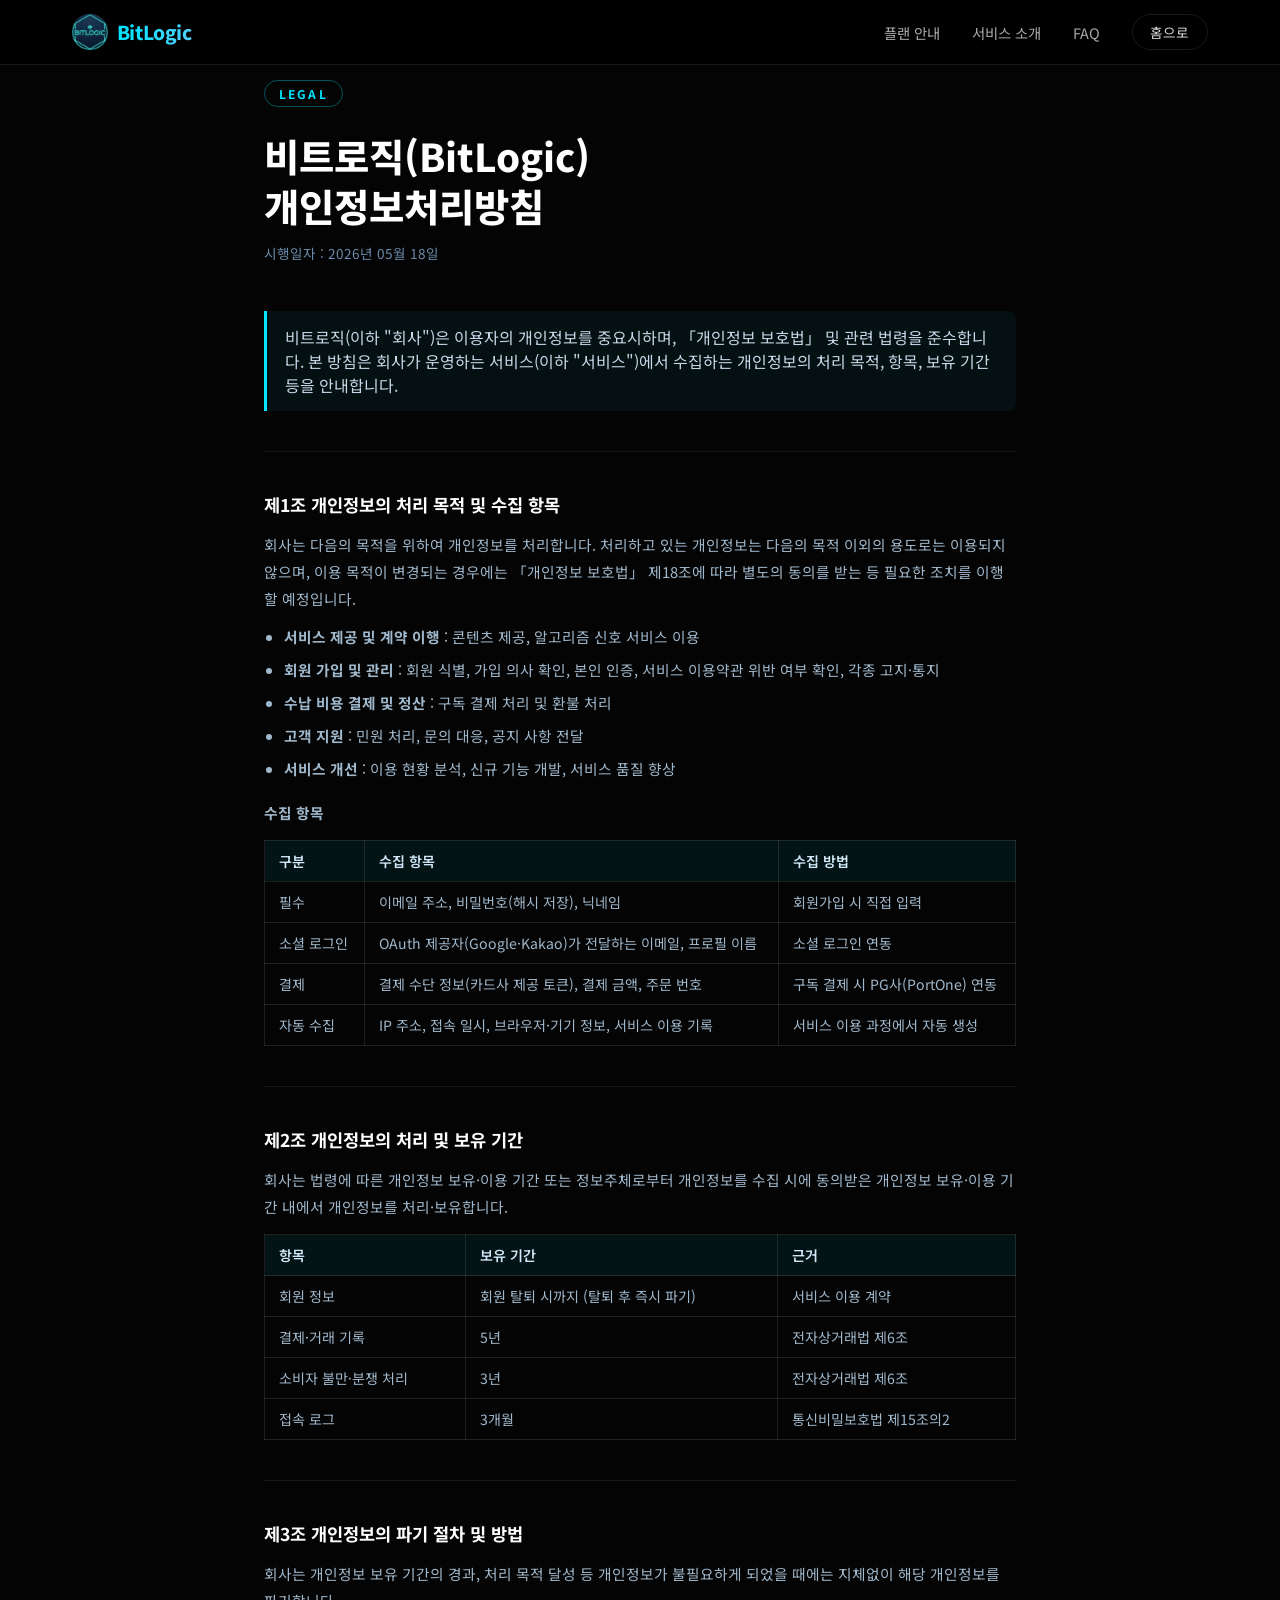
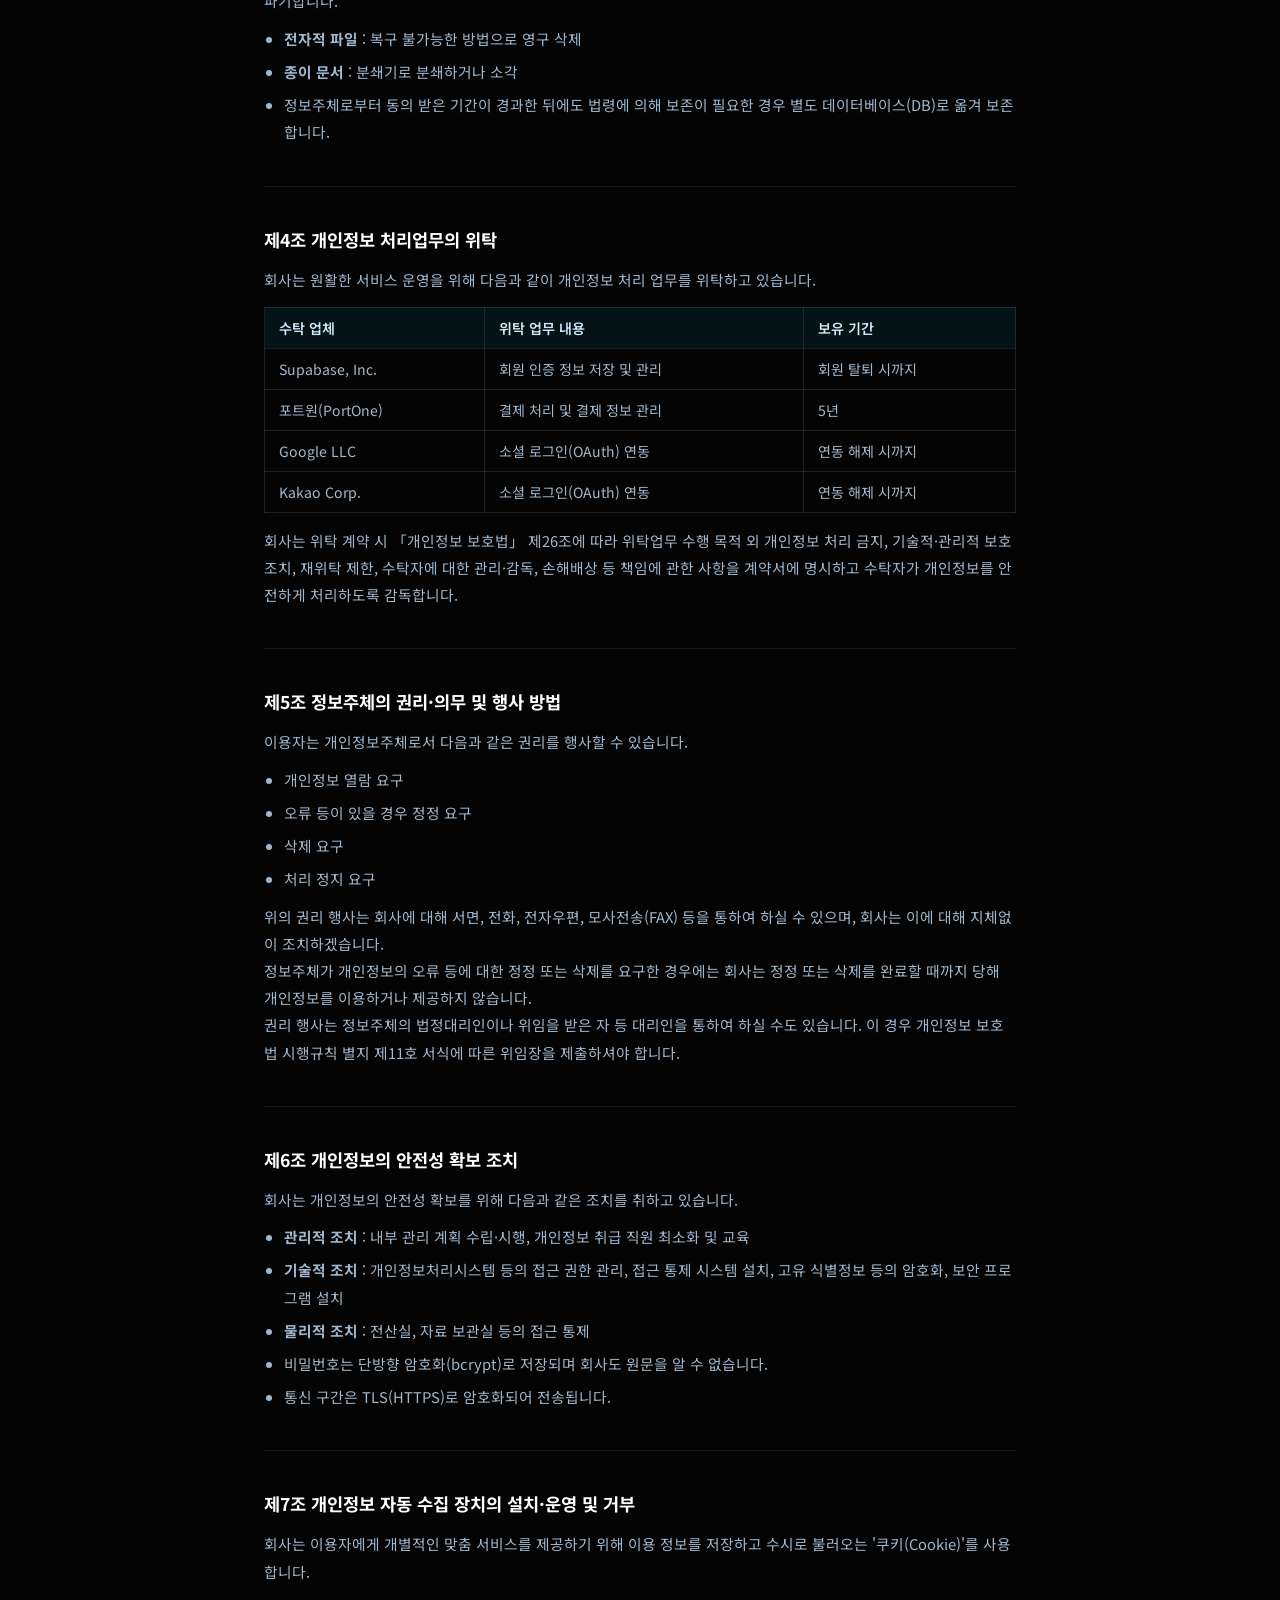
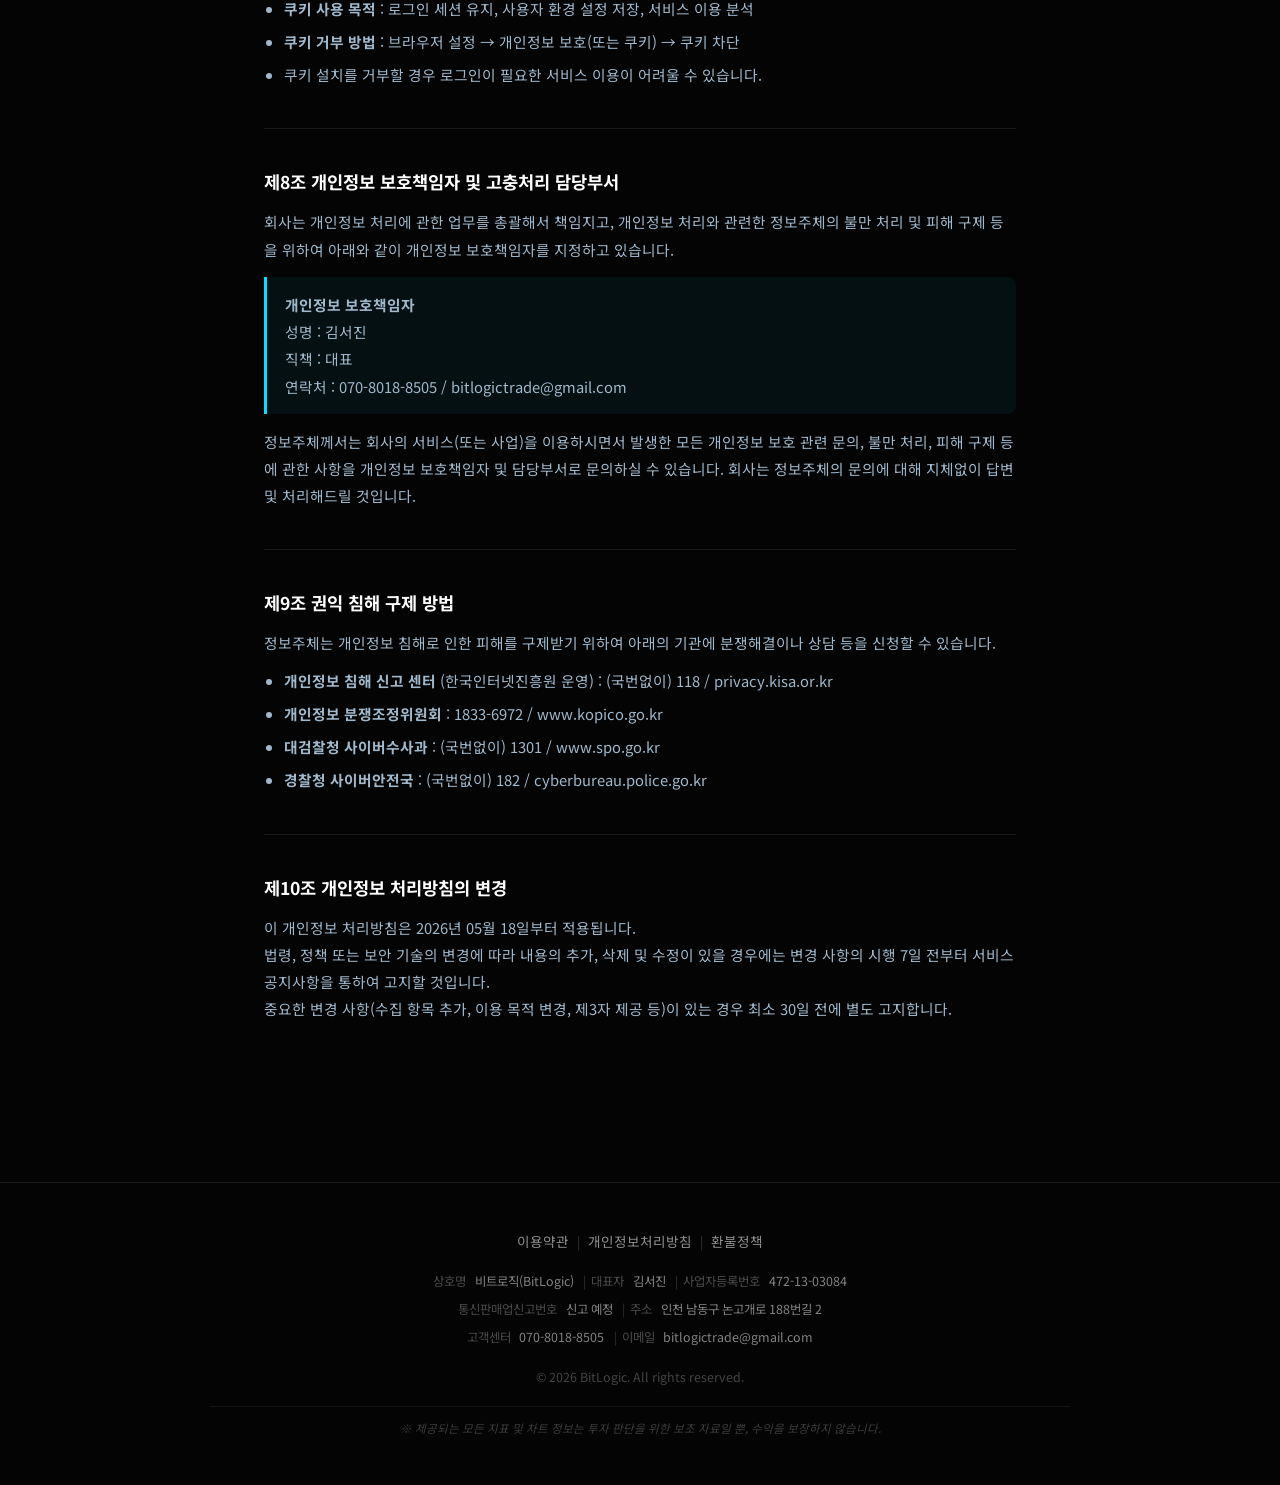
<file: privacy-policy.html>
<!DOCTYPE html>
<html lang="ko">
<head>
    <meta charset="UTF-8">
    <meta name="viewport" content="width=device-width, initial-scale=1.0, viewport-fit=cover">
    <meta name="theme-color" content="#060a14">
    <link rel="icon" type="image/x-icon" href="assets/images/favicon.ico">
    <link rel="icon" type="image/png" sizes="32x32" href="assets/images/favicon-32x32.png">
    <link rel="apple-touch-icon" sizes="180x180" href="assets/images/apple-touch-icon.png">
    <title>개인정보처리방침 | BitLogic</title>
    <link rel="preconnect" href="https://fonts.googleapis.com">
    <link rel="preconnect" href="https://fonts.gstatic.com" crossorigin>
    <link href="https://fonts.googleapis.com/css2?family=Noto+Sans+KR:wght@400;500;600;700;800;900&display=swap" rel="stylesheet">
    <link rel="stylesheet" href="assets/css/style.css">
    <link rel="stylesheet" href="assets/css/policy.css">
</head>
<body>

    <!-- NAV -->
    <nav class="nav">
        <div class="nav-inner">
            <a href="index.html" class="nav-logo-link">
                <img src="assets/images/btlogocl.png" alt="BitLogic" class="nav-logo-img">
                <span class="nav-logo-text">BitLogic</span>
            </a>
            <div class="nav-links">
                <a href="index.html#pricing">플랜 안내</a>
                <a href="index.html#features">서비스 소개</a>
                <a href="index.html#faq">FAQ</a>
                <a href="index.html" class="nav-btn">홈으로</a>
            </div>
            <button class="nav-hamburger" id="navHamburger" aria-label="메뉴 열기">
                <span></span><span></span><span></span>
            </button>
        </div>
        <div class="nav-mobile" id="navMobile">
            <a href="index.html#pricing">플랜 안내</a>
            <a href="index.html#features">서비스 소개</a>
            <a href="index.html#faq">FAQ</a>
            <a href="index.html">홈으로</a>
        </div>
    </nav>

    <!-- CONTENT -->
    <main class="policy-wrap">
        <span class="policy-label">Legal</span>
        <h1 class="policy-title">비트로직(BitLogic)<br>개인정보처리방침</h1>
        <p class="policy-updated">시행일자 : 2026년 05월 18일</p>

        <div class="policy-highlight">
            비트로직(이하 "회사")은 이용자의 개인정보를 중요시하며, 「개인정보 보호법」 및 관련 법령을 준수합니다.
            본 방침은 회사가 운영하는 서비스(이하 "서비스")에서 수집하는 개인정보의 처리 목적, 항목, 보유 기간 등을 안내합니다.
        </div>

        <hr class="policy-divider">

        <!-- 1 -->
        <div class="policy-section">
            <h2>제1조 개인정보의 처리 목적 및 수집 항목</h2>
            <p>회사는 다음의 목적을 위하여 개인정보를 처리합니다. 처리하고 있는 개인정보는 다음의 목적 이외의 용도로는 이용되지 않으며, 이용 목적이 변경되는 경우에는 「개인정보 보호법」 제18조에 따라 별도의 동의를 받는 등 필요한 조치를 이행할 예정입니다.</p>
            <ul>
                <li><strong>서비스 제공 및 계약 이행</strong> : 콘텐츠 제공, 알고리즘 신호 서비스 이용</li>
                <li><strong>회원 가입 및 관리</strong> : 회원 식별, 가입 의사 확인, 본인 인증, 서비스 이용약관 위반 여부 확인, 각종 고지·통지</li>
                <li><strong>수납 비용 결제 및 정산</strong> : 구독 결제 처리 및 환불 처리</li>
                <li><strong>고객 지원</strong> : 민원 처리, 문의 대응, 공지 사항 전달</li>
                <li><strong>서비스 개선</strong> : 이용 현황 분석, 신규 기능 개발, 서비스 품질 향상</li>
            </ul>

            <p style="margin-top:16px;"><strong>수집 항목</strong></p>
            <table>
                <thead>
                    <tr>
                        <th>구분</th>
                        <th>수집 항목</th>
                        <th>수집 방법</th>
                    </tr>
                </thead>
                <tbody>
                    <tr>
                        <td>필수</td>
                        <td>이메일 주소, 비밀번호(해시 저장), 닉네임</td>
                        <td>회원가입 시 직접 입력</td>
                    </tr>
                    <tr>
                        <td>소셜 로그인</td>
                        <td>OAuth 제공자(Google·Kakao)가 전달하는 이메일, 프로필 이름</td>
                        <td>소셜 로그인 연동</td>
                    </tr>
                    <tr>
                        <td>결제</td>
                        <td>결제 수단 정보(카드사 제공 토큰), 결제 금액, 주문 번호</td>
                        <td>구독 결제 시 PG사(PortOne) 연동</td>
                    </tr>
                    <tr>
                        <td>자동 수집</td>
                        <td>IP 주소, 접속 일시, 브라우저·기기 정보, 서비스 이용 기록</td>
                        <td>서비스 이용 과정에서 자동 생성</td>
                    </tr>
                </tbody>
            </table>
        </div>

        <hr class="policy-divider">

        <!-- 2 -->
        <div class="policy-section">
            <h2>제2조 개인정보의 처리 및 보유 기간</h2>
            <p>회사는 법령에 따른 개인정보 보유·이용 기간 또는 정보주체로부터 개인정보를 수집 시에 동의받은 개인정보 보유·이용 기간 내에서 개인정보를 처리·보유합니다.</p>
            <table>
                <thead>
                    <tr>
                        <th>항목</th>
                        <th>보유 기간</th>
                        <th>근거</th>
                    </tr>
                </thead>
                <tbody>
                    <tr>
                        <td>회원 정보</td>
                        <td>회원 탈퇴 시까지 (탈퇴 후 즉시 파기)</td>
                        <td>서비스 이용 계약</td>
                    </tr>
                    <tr>
                        <td>결제·거래 기록</td>
                        <td>5년</td>
                        <td>전자상거래법 제6조</td>
                    </tr>
                    <tr>
                        <td>소비자 불만·분쟁 처리</td>
                        <td>3년</td>
                        <td>전자상거래법 제6조</td>
                    </tr>
                    <tr>
                        <td>접속 로그</td>
                        <td>3개월</td>
                        <td>통신비밀보호법 제15조의2</td>
                    </tr>
                </tbody>
            </table>
        </div>

        <hr class="policy-divider">

        <!-- 3 -->
        <div class="policy-section">
            <h2>제3조 개인정보의 파기 절차 및 방법</h2>
            <p>회사는 개인정보 보유 기간의 경과, 처리 목적 달성 등 개인정보가 불필요하게 되었을 때에는 지체없이 해당 개인정보를 파기합니다.</p>
            <ul>
                <li><strong>전자적 파일</strong> : 복구 불가능한 방법으로 영구 삭제</li>
                <li><strong>종이 문서</strong> : 분쇄기로 분쇄하거나 소각</li>
                <li>정보주체로부터 동의 받은 기간이 경과한 뒤에도 법령에 의해 보존이 필요한 경우 별도 데이터베이스(DB)로 옮겨 보존합니다.</li>
            </ul>
        </div>

        <hr class="policy-divider">

        <!-- 4 -->
        <div class="policy-section">
            <h2>제4조 개인정보 처리업무의 위탁</h2>
            <p>회사는 원활한 서비스 운영을 위해 다음과 같이 개인정보 처리 업무를 위탁하고 있습니다.</p>
            <table>
                <thead>
                    <tr>
                        <th>수탁 업체</th>
                        <th>위탁 업무 내용</th>
                        <th>보유 기간</th>
                    </tr>
                </thead>
                <tbody>
                    <tr>
                        <td>Supabase, Inc.</td>
                        <td>회원 인증 정보 저장 및 관리</td>
                        <td>회원 탈퇴 시까지</td>
                    </tr>
                    <tr>
                        <td>포트원(PortOne)</td>
                        <td>결제 처리 및 결제 정보 관리</td>
                        <td>5년</td>
                    </tr>
                    <tr>
                        <td>Google LLC</td>
                        <td>소셜 로그인(OAuth) 연동</td>
                        <td>연동 해제 시까지</td>
                    </tr>
                    <tr>
                        <td>Kakao Corp.</td>
                        <td>소셜 로그인(OAuth) 연동</td>
                        <td>연동 해제 시까지</td>
                    </tr>
                </tbody>
            </table>
            <p>회사는 위탁 계약 시 「개인정보 보호법」 제26조에 따라 위탁업무 수행 목적 외 개인정보 처리 금지, 기술적·관리적 보호조치, 재위탁 제한, 수탁자에 대한 관리·감독, 손해배상 등 책임에 관한 사항을 계약서에 명시하고 수탁자가 개인정보를 안전하게 처리하도록 감독합니다.</p>
        </div>

        <hr class="policy-divider">

        <!-- 5 -->
        <div class="policy-section">
            <h2>제5조 정보주체의 권리·의무 및 행사 방법</h2>
            <p>이용자는 개인정보주체로서 다음과 같은 권리를 행사할 수 있습니다.</p>
            <ul>
                <li>개인정보 열람 요구</li>
                <li>오류 등이 있을 경우 정정 요구</li>
                <li>삭제 요구</li>
                <li>처리 정지 요구</li>
            </ul>
            <p>위의 권리 행사는 회사에 대해 서면, 전화, 전자우편, 모사전송(FAX) 등을 통하여 하실 수 있으며, 회사는 이에 대해 지체없이 조치하겠습니다.</p>
            <p>정보주체가 개인정보의 오류 등에 대한 정정 또는 삭제를 요구한 경우에는 회사는 정정 또는 삭제를 완료할 때까지 당해 개인정보를 이용하거나 제공하지 않습니다.</p>
            <p>권리 행사는 정보주체의 법정대리인이나 위임을 받은 자 등 대리인을 통하여 하실 수도 있습니다. 이 경우 개인정보 보호법 시행규칙 별지 제11호 서식에 따른 위임장을 제출하셔야 합니다.</p>
        </div>

        <hr class="policy-divider">

        <!-- 6 -->
        <div class="policy-section">
            <h2>제6조 개인정보의 안전성 확보 조치</h2>
            <p>회사는 개인정보의 안전성 확보를 위해 다음과 같은 조치를 취하고 있습니다.</p>
            <ul>
                <li><strong>관리적 조치</strong> : 내부 관리 계획 수립·시행, 개인정보 취급 직원 최소화 및 교육</li>
                <li><strong>기술적 조치</strong> : 개인정보처리시스템 등의 접근 권한 관리, 접근 통제 시스템 설치, 고유 식별정보 등의 암호화, 보안 프로그램 설치</li>
                <li><strong>물리적 조치</strong> : 전산실, 자료 보관실 등의 접근 통제</li>
                <li>비밀번호는 단방향 암호화(bcrypt)로 저장되며 회사도 원문을 알 수 없습니다.</li>
                <li>통신 구간은 TLS(HTTPS)로 암호화되어 전송됩니다.</li>
            </ul>
        </div>

        <hr class="policy-divider">

        <!-- 7 -->
        <div class="policy-section">
            <h2>제7조 개인정보 자동 수집 장치의 설치·운영 및 거부</h2>
            <p>회사는 이용자에게 개별적인 맞춤 서비스를 제공하기 위해 이용 정보를 저장하고 수시로 불러오는 '쿠키(Cookie)'를 사용합니다.</p>
            <ul>
                <li><strong>쿠키 사용 목적</strong> : 로그인 세션 유지, 사용자 환경 설정 저장, 서비스 이용 분석</li>
                <li><strong>쿠키 거부 방법</strong> : 브라우저 설정 → 개인정보 보호(또는 쿠키) → 쿠키 차단</li>
                <li>쿠키 설치를 거부할 경우 로그인이 필요한 서비스 이용이 어려울 수 있습니다.</li>
            </ul>
        </div>

        <hr class="policy-divider">

        <!-- 8 -->
        <div class="policy-section">
            <h2>제8조 개인정보 보호책임자 및 고충처리 담당부서</h2>
            <p>회사는 개인정보 처리에 관한 업무를 총괄해서 책임지고, 개인정보 처리와 관련한 정보주체의 불만 처리 및 피해 구제 등을 위하여 아래와 같이 개인정보 보호책임자를 지정하고 있습니다.</p>
            <div class="policy-highlight">
                <p><strong>개인정보 보호책임자</strong></p>
                <p>성명 : 김서진</p>
                <p>직책 : 대표</p>
                <p>연락처 : 070-8018-8505 / bitlogictrade@gmail.com</p>
            </div>
            <p>정보주체께서는 회사의 서비스(또는 사업)을 이용하시면서 발생한 모든 개인정보 보호 관련 문의, 불만 처리, 피해 구제 등에 관한 사항을 개인정보 보호책임자 및 담당부서로 문의하실 수 있습니다. 회사는 정보주체의 문의에 대해 지체없이 답변 및 처리해드릴 것입니다.</p>
        </div>

        <hr class="policy-divider">

        <!-- 9 -->
        <div class="policy-section">
            <h2>제9조 권익 침해 구제 방법</h2>
            <p>정보주체는 개인정보 침해로 인한 피해를 구제받기 위하여 아래의 기관에 분쟁해결이나 상담 등을 신청할 수 있습니다.</p>
            <ul>
                <li><strong>개인정보 침해 신고 센터</strong> (한국인터넷진흥원 운영) : (국번없이) 118 / privacy.kisa.or.kr</li>
                <li><strong>개인정보 분쟁조정위원회</strong> : 1833-6972 / www.kopico.go.kr</li>
                <li><strong>대검찰청 사이버수사과</strong> : (국번없이) 1301 / www.spo.go.kr</li>
                <li><strong>경찰청 사이버안전국</strong> : (국번없이) 182 / cyberbureau.police.go.kr</li>
            </ul>
        </div>

        <hr class="policy-divider">

        <!-- 10 -->
        <div class="policy-section">
            <h2>제10조 개인정보 처리방침의 변경</h2>
            <p>이 개인정보 처리방침은 2026년 05월 18일부터 적용됩니다.</p>
            <p>법령, 정책 또는 보안 기술의 변경에 따라 내용의 추가, 삭제 및 수정이 있을 경우에는 변경 사항의 시행 7일 전부터 서비스 공지사항을 통하여 고지할 것입니다.</p>
            <p>중요한 변경 사항(수집 항목 추가, 이용 목적 변경, 제3자 제공 등)이 있는 경우 최소 30일 전에 별도 고지합니다.</p>
        </div>

    </main>

    <!-- FOOTER -->
    <footer class="footer">
        <div class="footer-inner">
            <nav class="footer-links">
                <a href="terms-of-service.html">이용약관</a>
                <span class="footer-sep">|</span>
                <a href="privacy-policy.html" aria-current="page">개인정보처리방침</a>
                <span class="footer-sep">|</span>
                <a href="refund-policy.html">환불정책</a>
            </nav>
            <div class="footer-biz">
                <p class="footer-biz-row">
                    <span class="footer-biz-chunk"><span class="footer-biz-label">상호명</span><span class="footer-biz-value">비트로직(BitLogic)</span></span>
                    <span class="footer-biz-chunk"><span class="footer-biz-sep">|</span><span class="footer-biz-label">대표자</span><span class="footer-biz-value">김서진</span></span>
                    <span class="footer-biz-chunk"><span class="footer-biz-sep">|</span><span class="footer-biz-label">사업자등록번호</span><span class="footer-biz-value">472-13-03084</span></span>
                </p>
                <p class="footer-biz-row">
                    <span class="footer-biz-chunk"><span class="footer-biz-label">통신판매업신고번호</span><span class="footer-biz-value">신고 예정</span></span>
                    <span class="footer-biz-chunk"><span class="footer-biz-sep">|</span><span class="footer-biz-label">주소</span><span class="footer-biz-value">인천 남동구 논고개로 188번길 2</span></span>
                </p>
                <p class="footer-biz-row">
                    <span class="footer-biz-chunk"><span class="footer-biz-label">고객센터</span><span class="footer-biz-value">070-8018-8505</span></span>
                    <span class="footer-biz-chunk"><span class="footer-biz-sep">|</span><span class="footer-biz-label">이메일</span><span class="footer-biz-value">bitlogictrade@gmail.com</span></span>
                </p>
            </div>
            <p class="footer-copy">© 2026 BitLogic. All rights reserved.</p>
            <p class="footer-disclaimer">※ 제공되는 모든 지표 및 차트 정보는 투자 판단을 위한 보조 자료일 뿐, 수익을 보장하지 않습니다.</p>
        </div>
    </footer>

    <script>
        const hamburger = document.getElementById('navHamburger');
        const mobileNav = document.getElementById('navMobile');
        const mainNav   = document.querySelector('.nav');
        if (hamburger && mobileNav) {
            hamburger.addEventListener('click', () => {
                const isOpen = mobileNav.classList.toggle('open');
                mainNav?.classList.toggle('menu-open', isOpen);
            });
            mobileNav.querySelectorAll('a').forEach(a => {
                a.addEventListener('click', () => {
                    mobileNav.classList.remove('open');
                    mainNav?.classList.remove('menu-open');
                });
            });
        }
    </script>
</body>
</html>
</file>
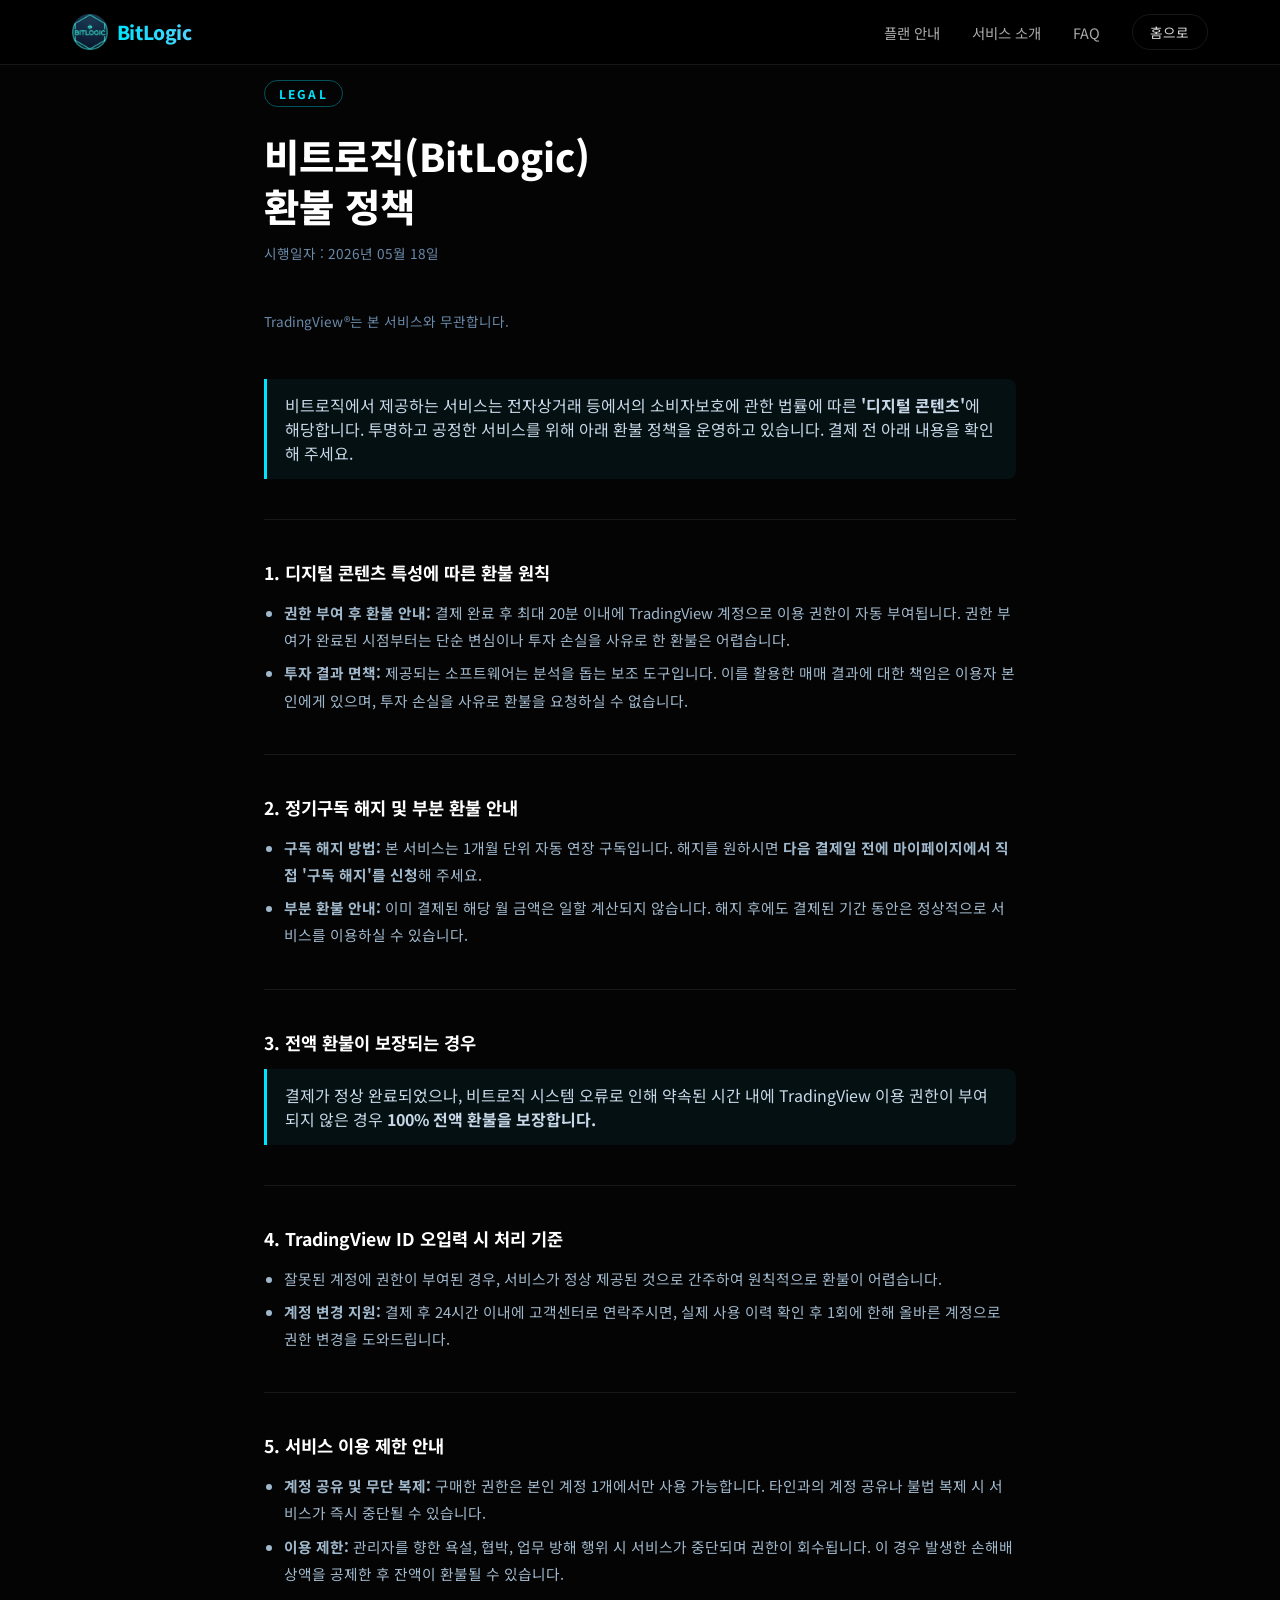
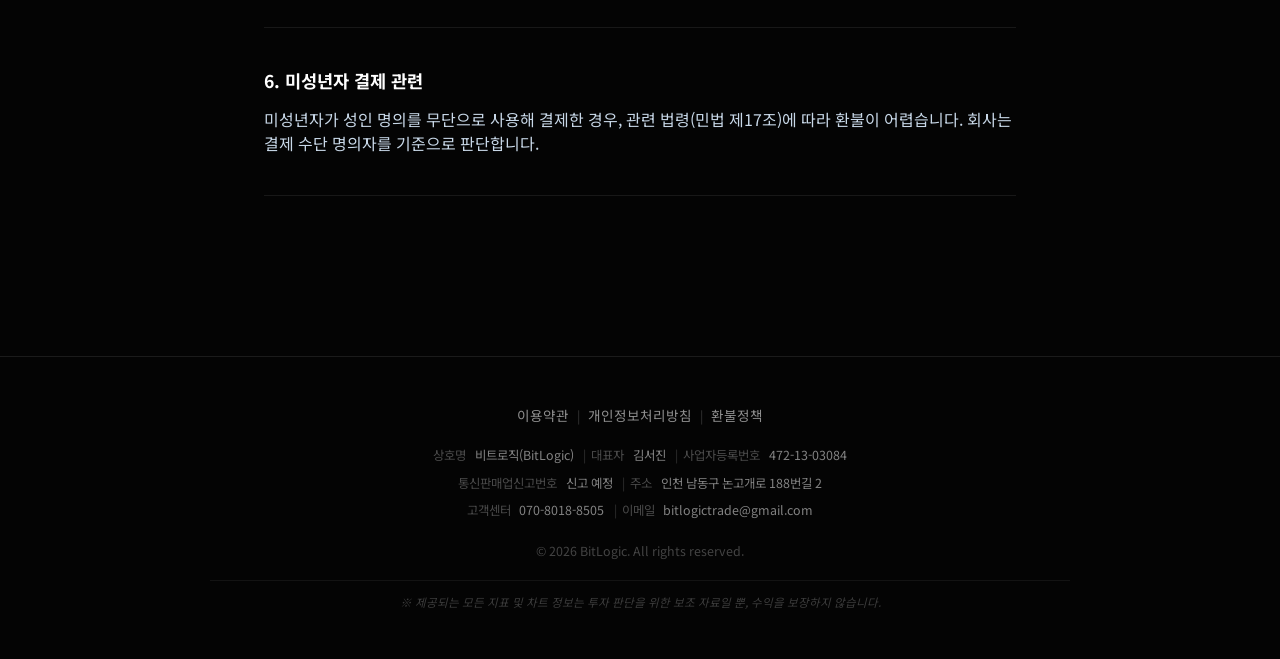
<file: refund-policy.html>
<!DOCTYPE html>
<html lang="ko">
<head>
    <meta charset="UTF-8">
    <meta name="viewport" content="width=device-width, initial-scale=1.0, viewport-fit=cover">
    <meta name="theme-color" content="#060a14">
    <link rel="icon" type="image/x-icon" href="assets/images/favicon.ico">
    <link rel="icon" type="image/png" sizes="32x32" href="assets/images/favicon-32x32.png">
    <link rel="apple-touch-icon" sizes="180x180" href="assets/images/apple-touch-icon.png">
    <title>환불정책 | BitLogic</title>
    <link rel="preconnect" href="https://fonts.googleapis.com">
    <link rel="preconnect" href="https://fonts.gstatic.com" crossorigin>
    <link href="https://fonts.googleapis.com/css2?family=Noto+Sans+KR:wght@400;500;600;700;800;900&display=swap" rel="stylesheet">
    <link rel="stylesheet" href="assets/css/style.css">
    <link rel="stylesheet" href="assets/css/policy.css">
</head>
<body>

    <!-- NAV -->
    <nav class="nav">
        <div class="nav-inner">
            <a href="index.html" class="nav-logo-link">
                <img src="assets/images/btlogocl.png" alt="BitLogic" class="nav-logo-img">
                <span class="nav-logo-text">BitLogic</span>
            </a>
            <div class="nav-links">
                <a href="index.html#pricing">플랜 안내</a>
                <a href="index.html#features">서비스 소개</a>
                <a href="index.html#faq">FAQ</a>
                <a href="index.html" class="nav-btn">홈으로</a>
            </div>
            <button class="nav-hamburger" id="navHamburger" aria-label="메뉴 열기">
                <span></span><span></span><span></span>
            </button>
        </div>
        <div class="nav-mobile" id="navMobile">
            <a href="index.html#pricing">플랜 안내</a>
            <a href="index.html#features">서비스 소개</a>
            <a href="index.html#faq">FAQ</a>
            <a href="index.html">홈으로</a>
        </div>
    </nav>

    <!-- CONTENT -->
    <main class="policy-wrap">
    <span class="policy-label">Legal</span>
    <h1 class="policy-title">비트로직(BitLogic)<br>환불 정책</h1>
    <p class="policy-updated">시행일자 : 2026년 05월 18일</p>
    <p class="policy-updated">TradingView®는 본 서비스와 무관합니다.</p>

    <div class="policy-highlight">
        비트로직에서 제공하는 서비스는 전자상거래 등에서의 소비자보호에 관한 법률에 따른 <strong>'디지털 콘텐츠'</strong>에 해당합니다.
        투명하고 공정한 서비스를 위해 아래 환불 정책을 운영하고 있습니다.
        결제 전 아래 내용을 확인해 주세요.
    </div>

    <hr class="policy-divider">

    <!-- 1 -->
    <div class="policy-section">
        <h2>1. 디지털 콘텐츠 특성에 따른 환불 원칙</h2>
        <ul>
            <li>
                <strong>권한 부여 후 환불 안내:</strong> 결제 완료 후 최대 20분 이내에 TradingView 계정으로 이용 권한이 자동 부여됩니다.
                권한 부여가 완료된 시점부터는 단순 변심이나 투자 손실을 사유로 한 환불은 어렵습니다.
            </li>
            <li>
                <strong>투자 결과 면책:</strong> 제공되는 소프트웨어는 분석을 돕는 보조 도구입니다.
                이를 활용한 매매 결과에 대한 책임은 이용자 본인에게 있으며, 투자 손실을 사유로 환불을 요청하실 수 없습니다.
            </li>
        </ul>
    </div>

    <hr class="policy-divider">

    <!-- 2 -->
    <div class="policy-section">
        <h2>2. 정기구독 해지 및 부분 환불 안내</h2>
        <ul>
            <li>
                <strong>구독 해지 방법:</strong> 본 서비스는 1개월 단위 자동 연장 구독입니다.
                해지를 원하시면 <strong>다음 결제일 전에 마이페이지에서 직접 '구독 해지'를 신청</strong>해 주세요.
            </li>
            <li>
                <strong>부분 환불 안내:</strong> 이미 결제된 해당 월 금액은 일할 계산되지 않습니다.
                해지 후에도 결제된 기간 동안은 정상적으로 서비스를 이용하실 수 있습니다.
            </li>
        </ul>
    </div>

    <hr class="policy-divider">

    <!-- 3 -->
    <div class="policy-section">
        <h2>3. 전액 환불이 보장되는 경우</h2>
        <div class="policy-highlight">
            결제가 정상 완료되었으나, 비트로직 시스템 오류로 인해 약속된 시간 내에 TradingView 이용 권한이 부여되지 않은 경우 <strong>100% 전액 환불을 보장합니다.</strong>
        </div>
    </div>

    <hr class="policy-divider">

    <!-- 4 -->
    <div class="policy-section">
        <h2>4. TradingView ID 오입력 시 처리 기준</h2>
        <ul>
            <li>
                잘못된 계정에 권한이 부여된 경우, 서비스가 정상 제공된 것으로 간주하여 원칙적으로 환불이 어렵습니다.
            </li>
            <li>
                <strong>계정 변경 지원:</strong> 결제 후 24시간 이내에 고객센터로 연락주시면, 실제 사용 이력 확인 후 1회에 한해 올바른 계정으로 권한 변경을 도와드립니다.
            </li>
        </ul>
    </div>

    <hr class="policy-divider">

    <!-- 5 -->
    <div class="policy-section">
        <h2>5. 서비스 이용 제한 안내</h2>
        <ul>
            <li>
                <strong>계정 공유 및 무단 복제:</strong> 구매한 권한은 본인 계정 1개에서만 사용 가능합니다.
                타인과의 계정 공유나 불법 복제 시 서비스가 즉시 중단될 수 있습니다.
            </li>
            <li>
                <strong>이용 제한:</strong> 관리자를 향한 욕설, 협박, 업무 방해 행위 시 서비스가 중단되며 권한이 회수됩니다.
                이 경우 발생한 손해배상액을 공제한 후 잔액이 환불될 수 있습니다.
            </li>
        </ul>
    </div>

    <hr class="policy-divider">

    <!-- 6 -->
    <div class="policy-section">
        <h2>6. 미성년자 결제 관련</h2>
        <div class="policy-warn">
            미성년자가 성인 명의를 무단으로 사용해 결제한 경우, 관련 법령(민법 제17조)에 따라 환불이 어렵습니다.
            회사는 결제 수단 명의자를 기준으로 판단합니다.
        </div>
    </div>

    <hr class="policy-divider">

    </main>

    <!-- FOOTER -->
    <footer class="footer">
        <div class="footer-inner">
            <nav class="footer-links">
                <a href="terms-of-service.html">이용약관</a>
                <span class="footer-sep">|</span>
                <a href="privacy-policy.html">개인정보처리방침</a>
                <span class="footer-sep">|</span>
                <a href="refund-policy.html" aria-current="page">환불정책</a>
            </nav>
            <div class="footer-biz">
                <p class="footer-biz-row">
                    <span class="footer-biz-chunk"><span class="footer-biz-label">상호명</span><span class="footer-biz-value">비트로직(BitLogic)</span></span>
                    <span class="footer-biz-chunk"><span class="footer-biz-sep">|</span><span class="footer-biz-label">대표자</span><span class="footer-biz-value">김서진</span></span>
                    <span class="footer-biz-chunk"><span class="footer-biz-sep">|</span><span class="footer-biz-label">사업자등록번호</span><span class="footer-biz-value">472-13-03084</span></span>
                </p>
                <p class="footer-biz-row">
                    <span class="footer-biz-chunk"><span class="footer-biz-label">통신판매업신고번호</span><span class="footer-biz-value">신고 예정</span></span>
                    <span class="footer-biz-chunk"><span class="footer-biz-sep">|</span><span class="footer-biz-label">주소</span><span class="footer-biz-value">인천 남동구 논고개로 188번길 2</span></span>
                </p>
                <p class="footer-biz-row">
                    <span class="footer-biz-chunk"><span class="footer-biz-label">고객센터</span><span class="footer-biz-value">070-8018-8505</span></span>
                    <span class="footer-biz-chunk"><span class="footer-biz-sep">|</span><span class="footer-biz-label">이메일</span><span class="footer-biz-value">bitlogictrade@gmail.com</span></span>
                </p>
            </div>
            <p class="footer-copy">© 2026 BitLogic. All rights reserved.</p>
            <p class="footer-disclaimer">※ 제공되는 모든 지표 및 차트 정보는 투자 판단을 위한 보조 자료일 뿐, 수익을 보장하지 않습니다.</p>
        </div>
    </footer>

    <script>
        const hamburger = document.getElementById('navHamburger');
        const mobileNav = document.getElementById('navMobile');
        const mainNav   = document.querySelector('.nav');
        if (hamburger && mobileNav) {
            hamburger.addEventListener('click', () => {
                const isOpen = mobileNav.classList.toggle('open');
                mainNav?.classList.toggle('menu-open', isOpen);
            });
            mobileNav.querySelectorAll('a').forEach(a => {
                a.addEventListener('click', () => {
                    mobileNav.classList.remove('open');
                    mainNav?.classList.remove('menu-open');
                });
            });
        }
    </script>
</body>
</html>
</file>
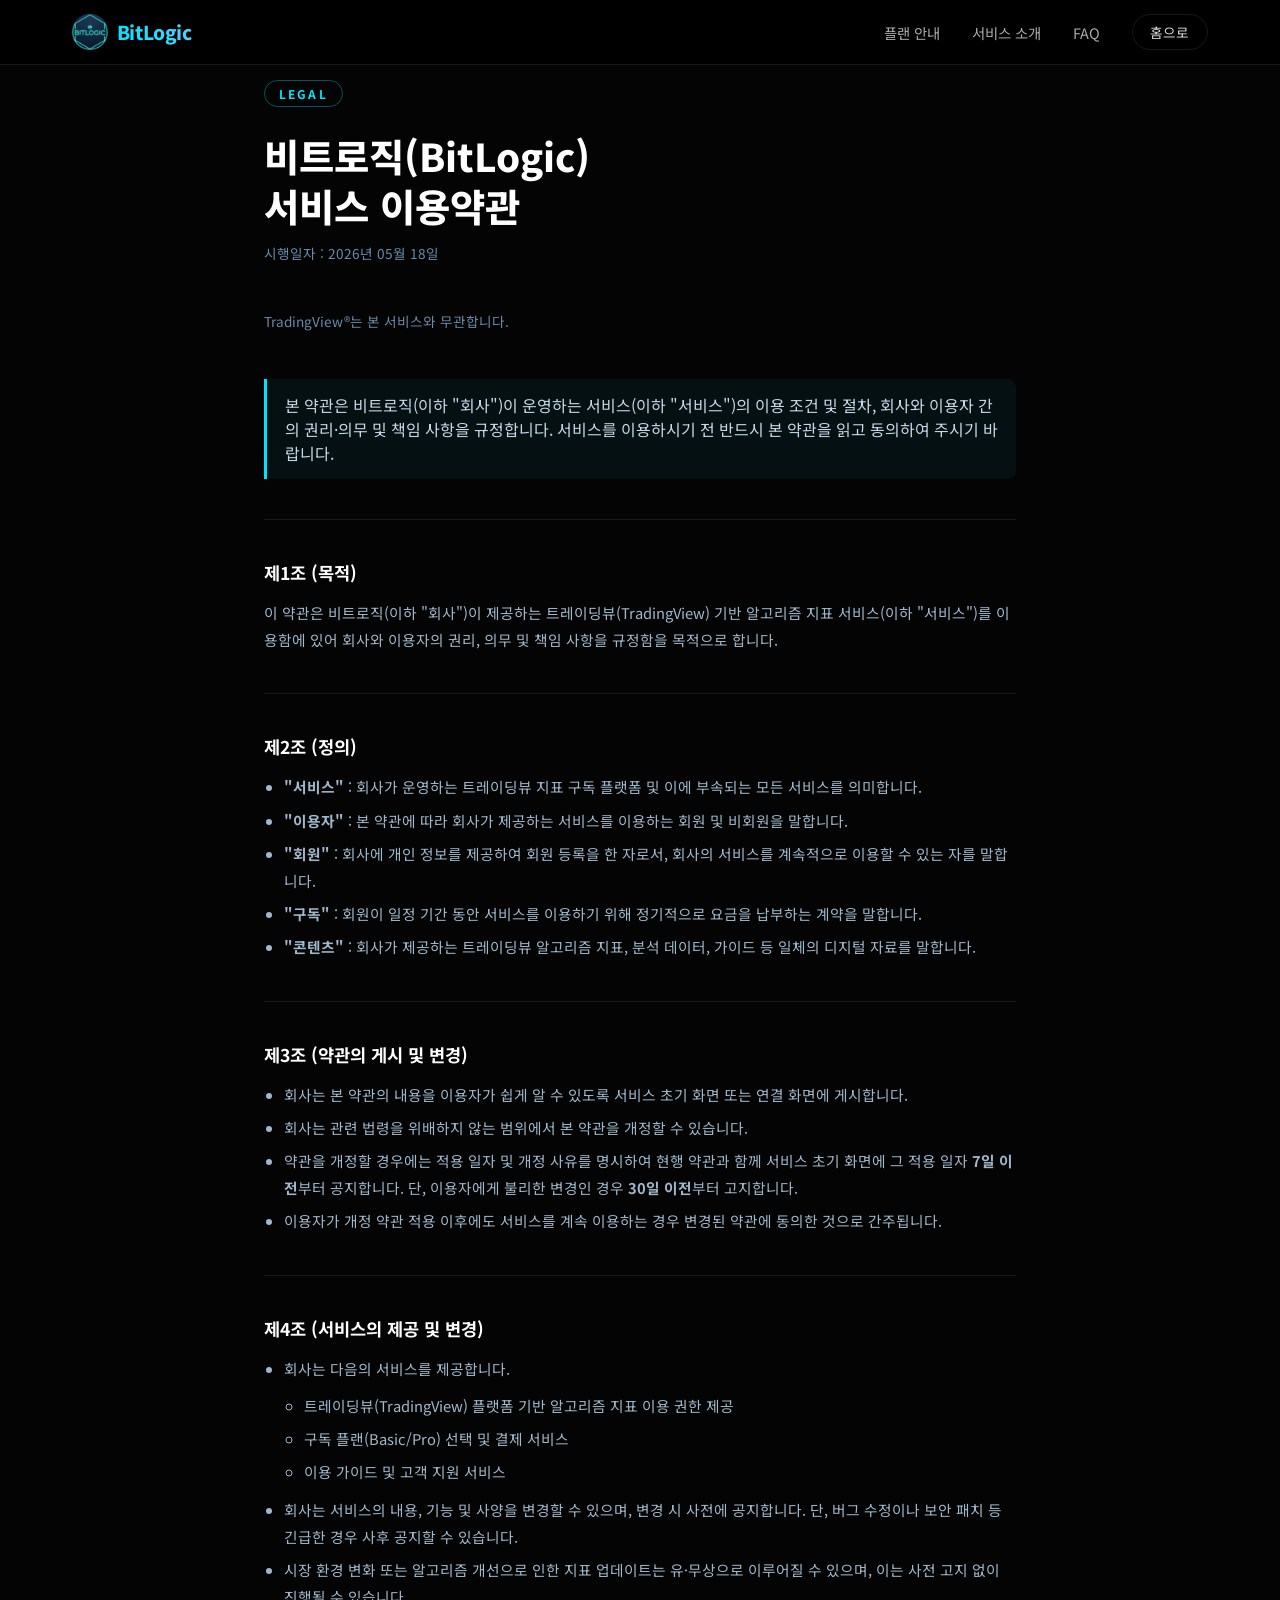
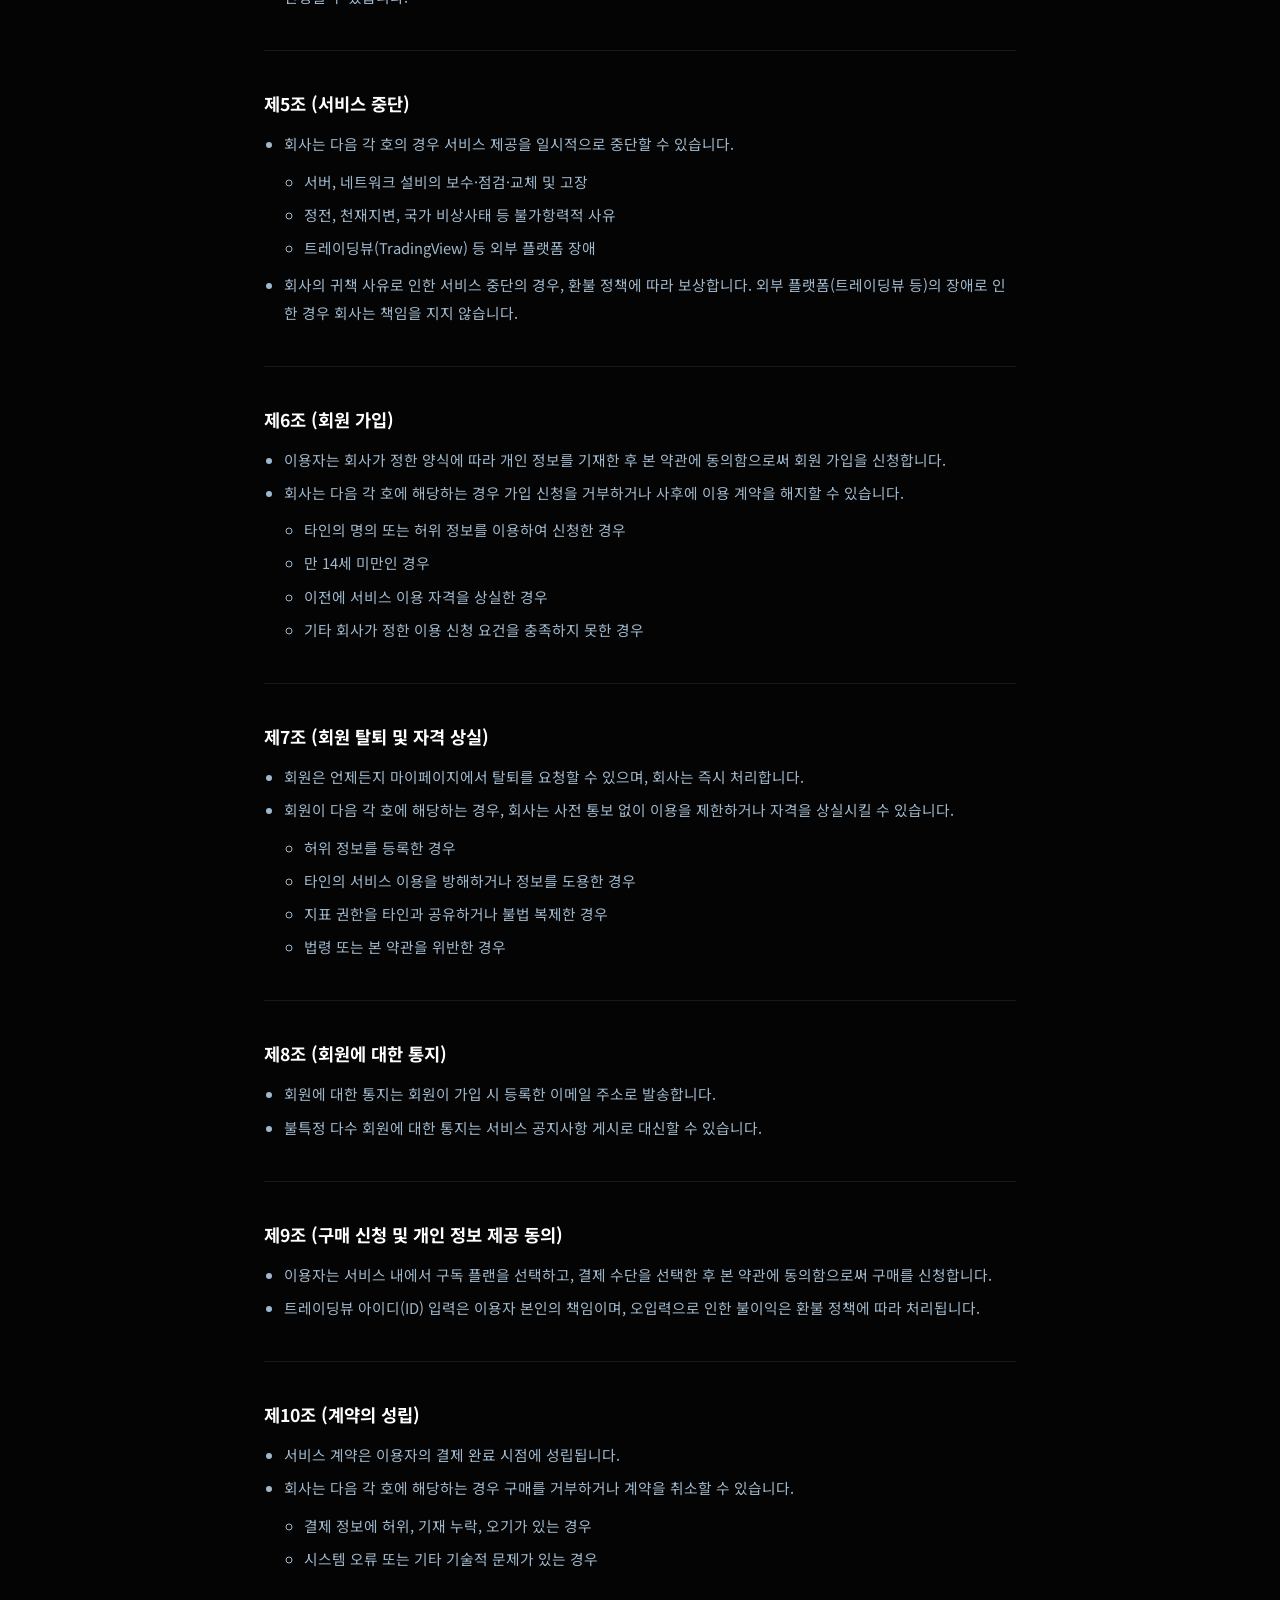
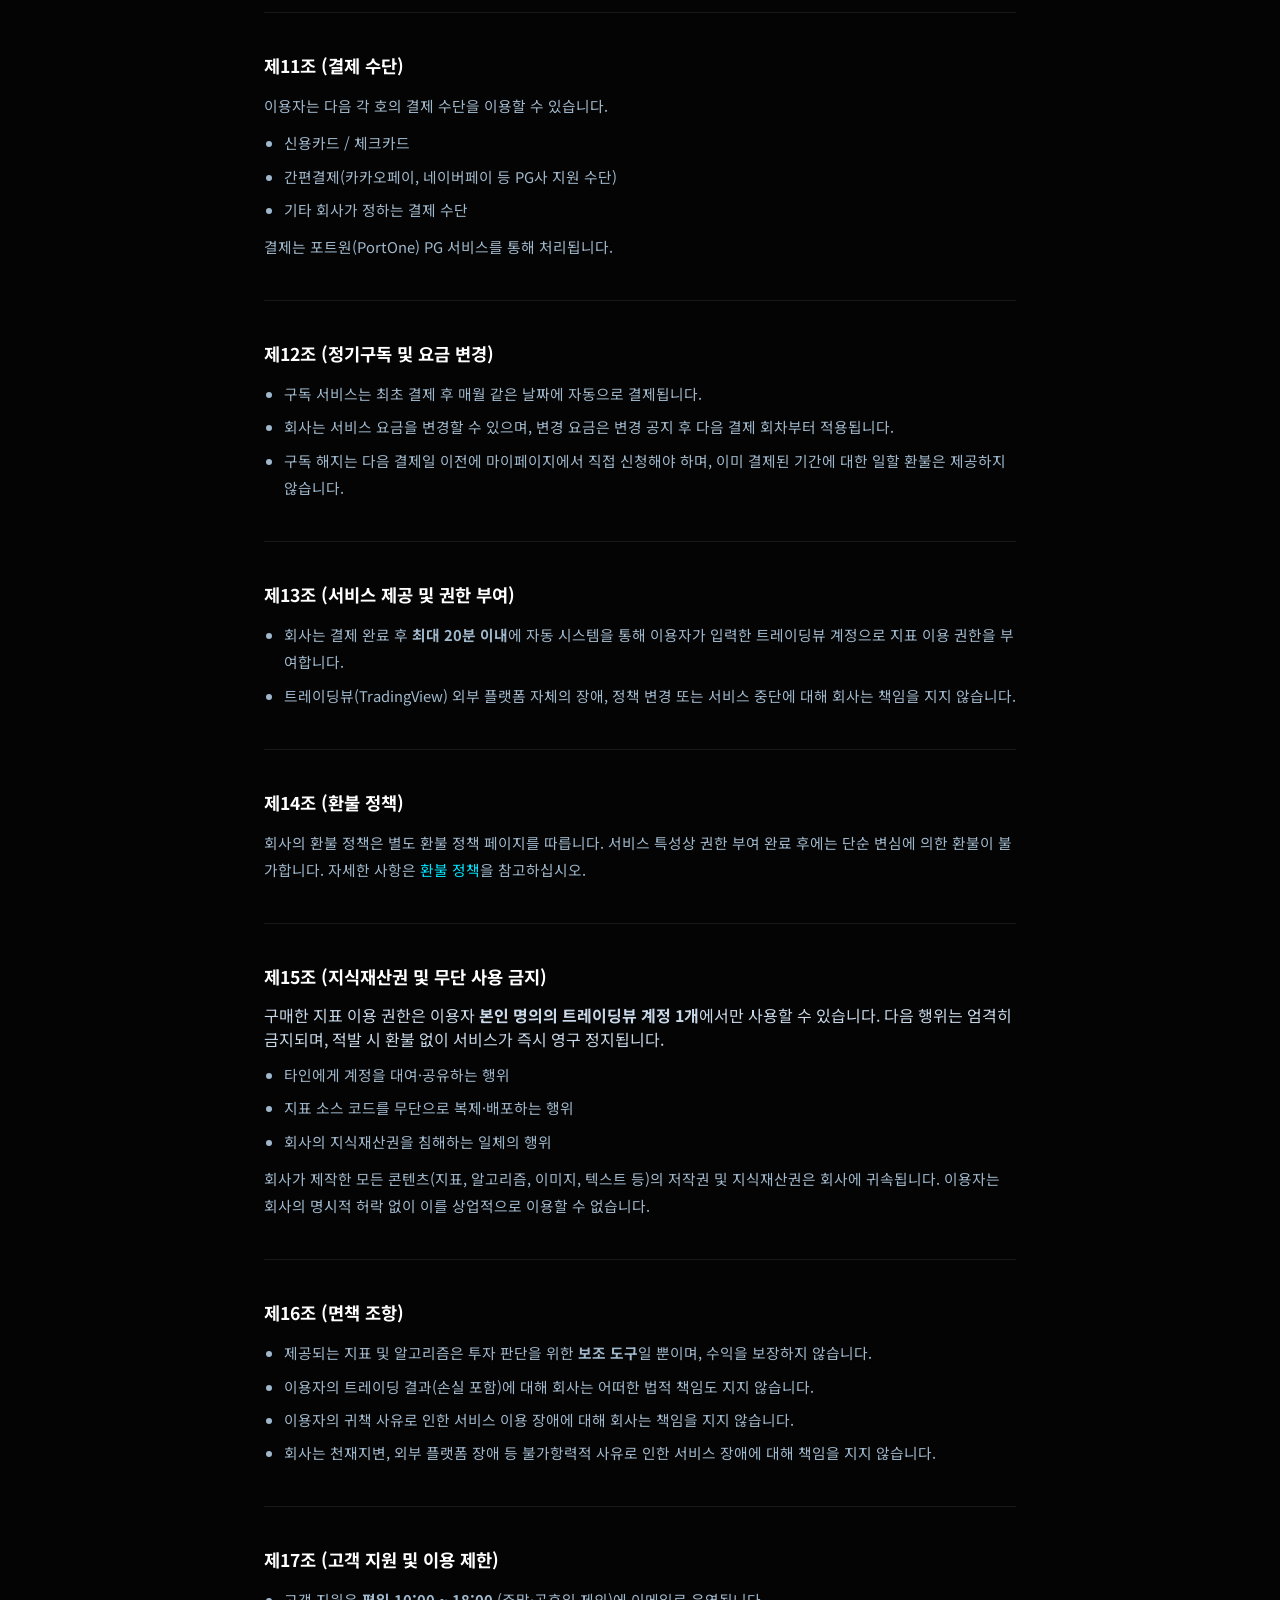
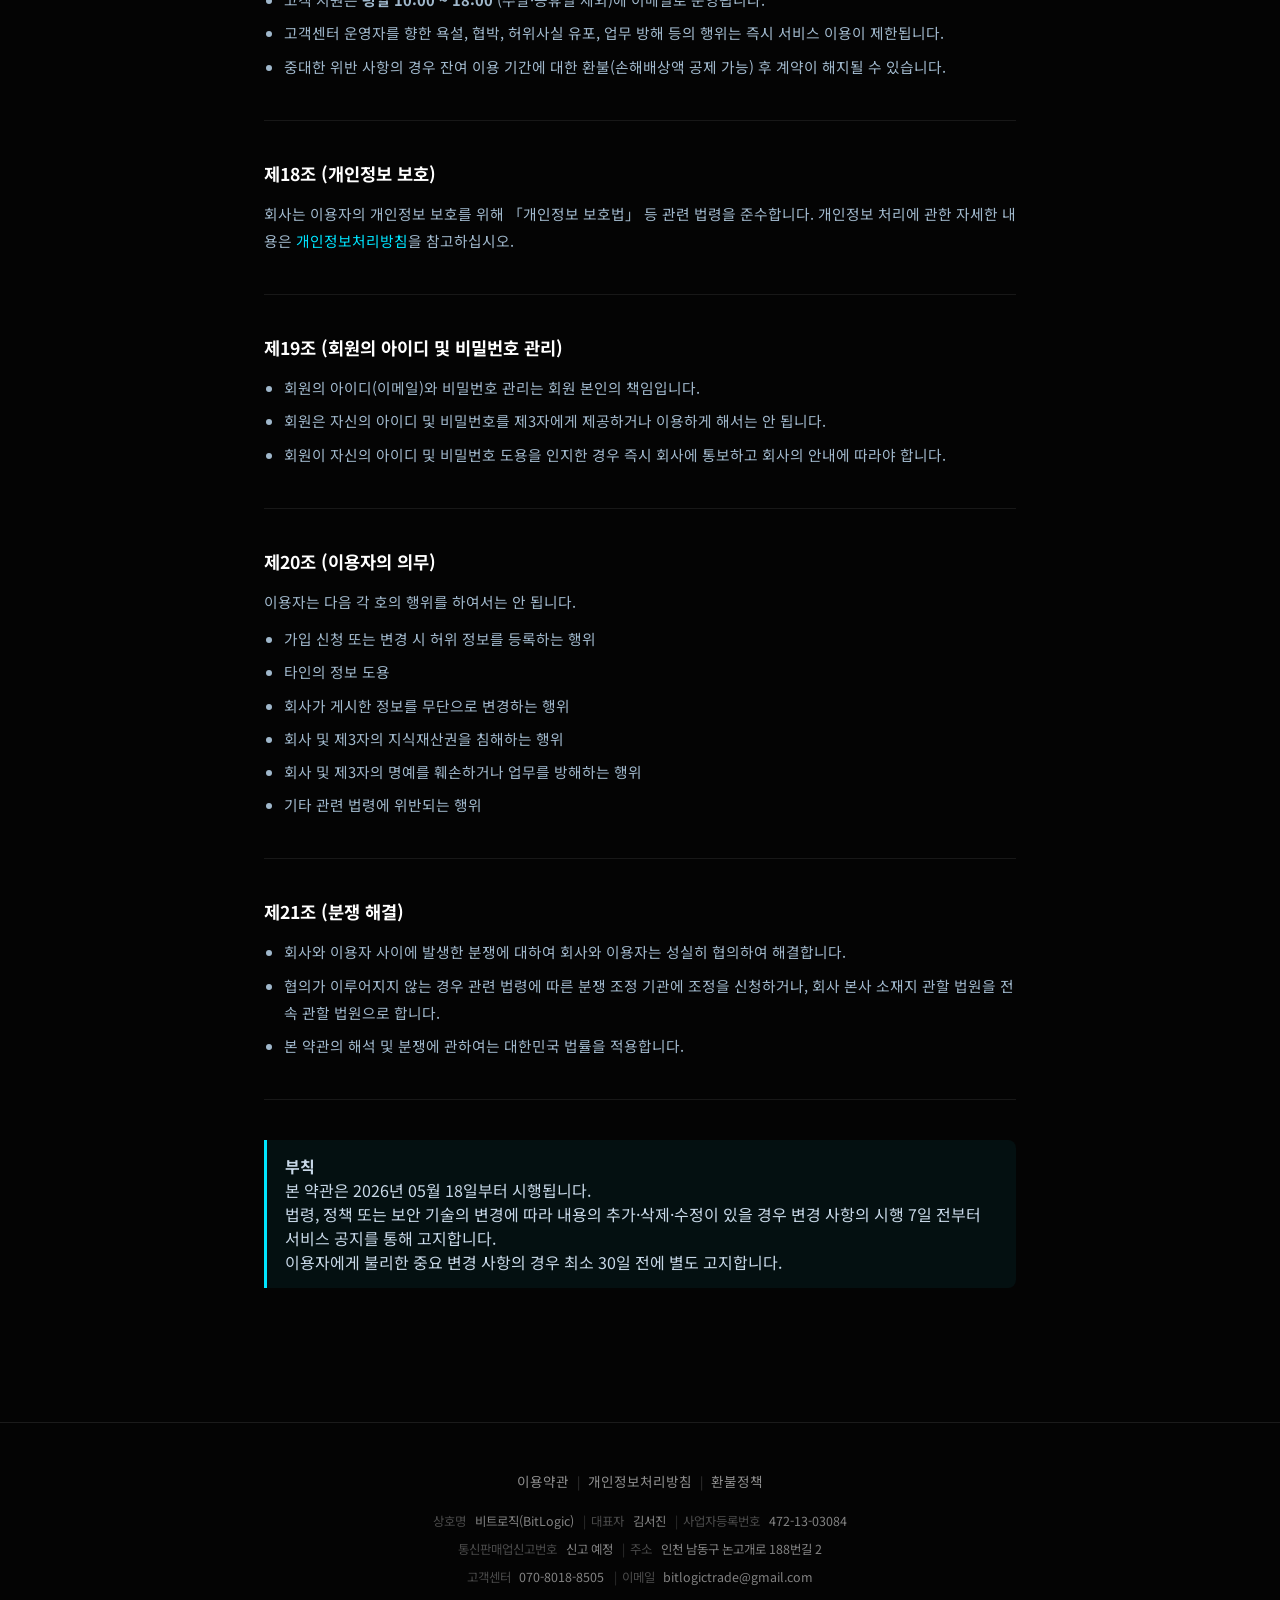
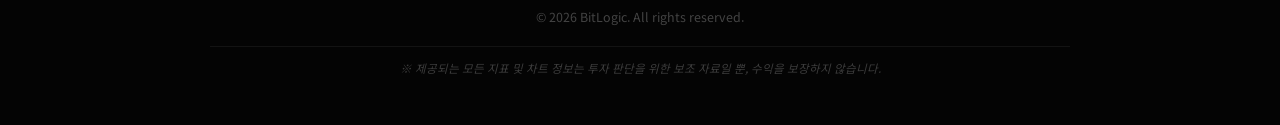
<file: terms-of-service.html>
<!DOCTYPE html>
<html lang="ko">
<head>
    <meta charset="UTF-8">
    <meta name="viewport" content="width=device-width, initial-scale=1.0, viewport-fit=cover">
    <meta name="theme-color" content="#060a14">
    <link rel="icon" type="image/x-icon" href="assets/images/favicon.ico">
    <link rel="icon" type="image/png" sizes="32x32" href="assets/images/favicon-32x32.png">
    <link rel="apple-touch-icon" sizes="180x180" href="assets/images/apple-touch-icon.png">
    <title>이용약관 | BitLogic</title>
    <link rel="preconnect" href="https://fonts.googleapis.com">
    <link rel="preconnect" href="https://fonts.gstatic.com" crossorigin>
    <link href="https://fonts.googleapis.com/css2?family=Noto+Sans+KR:wght@400;500;600;700;800;900&display=swap" rel="stylesheet">
    <link rel="stylesheet" href="assets/css/style.css">
    <link rel="stylesheet" href="assets/css/policy.css">
</head>
<body>

    <!-- NAV -->
    <nav class="nav">
        <div class="nav-inner">
            <a href="index.html" class="nav-logo-link">
                <img src="assets/images/btlogocl.png" alt="BitLogic" class="nav-logo-img">
                <span class="nav-logo-text">BitLogic</span>
            </a>
            <div class="nav-links">
                <a href="index.html#pricing">플랜 안내</a>
                <a href="index.html#features">서비스 소개</a>
                <a href="index.html#faq">FAQ</a>
                <a href="index.html" class="nav-btn">홈으로</a>
            </div>
            <button class="nav-hamburger" id="navHamburger" aria-label="메뉴 열기">
                <span></span><span></span><span></span>
            </button>
        </div>
        <div class="nav-mobile" id="navMobile">
            <a href="index.html#pricing">플랜 안내</a>
            <a href="index.html#features">서비스 소개</a>
            <a href="index.html#faq">FAQ</a>
            <a href="index.html">홈으로</a>
        </div>
    </nav>

    <!-- CONTENT -->
    <main class="policy-wrap">
        <span class="policy-label">Legal</span>
        <h1 class="policy-title">비트로직(BitLogic)<br>서비스 이용약관</h1>
        <p class="policy-updated">시행일자 : 2026년 05월 18일</p>
        <p class="policy-updated">TradingView®는 본 서비스와 무관합니다.</p>

        <div class="policy-highlight">
            본 약관은 비트로직(이하 "회사")이 운영하는 서비스(이하 "서비스")의 이용 조건 및 절차, 회사와 이용자 간의 권리·의무 및 책임 사항을 규정합니다.
            서비스를 이용하시기 전 반드시 본 약관을 읽고 동의하여 주시기 바랍니다.
        </div>

        <hr class="policy-divider">

        <!-- 1 -->
        <div class="policy-section">
            <h2>제1조 (목적)</h2>
            <p>이 약관은 비트로직(이하 "회사")이 제공하는 트레이딩뷰(TradingView) 기반 알고리즘 지표 서비스(이하 "서비스")를 이용함에 있어 회사와 이용자의 권리, 의무 및 책임 사항을 규정함을 목적으로 합니다.</p>
        </div>

        <hr class="policy-divider">

        <!-- 2 -->
        <div class="policy-section">
            <h2>제2조 (정의)</h2>
            <ul>
                <li><strong>"서비스"</strong> : 회사가 운영하는 트레이딩뷰 지표 구독 플랫폼 및 이에 부속되는 모든 서비스를 의미합니다.</li>
                <li><strong>"이용자"</strong> : 본 약관에 따라 회사가 제공하는 서비스를 이용하는 회원 및 비회원을 말합니다.</li>
                <li><strong>"회원"</strong> : 회사에 개인 정보를 제공하여 회원 등록을 한 자로서, 회사의 서비스를 계속적으로 이용할 수 있는 자를 말합니다.</li>
                <li><strong>"구독"</strong> : 회원이 일정 기간 동안 서비스를 이용하기 위해 정기적으로 요금을 납부하는 계약을 말합니다.</li>
                <li><strong>"콘텐츠"</strong> : 회사가 제공하는 트레이딩뷰 알고리즘 지표, 분석 데이터, 가이드 등 일체의 디지털 자료를 말합니다.</li>
            </ul>
        </div>

        <hr class="policy-divider">

        <!-- 3 -->
        <div class="policy-section">
            <h2>제3조 (약관의 게시 및 변경)</h2>
            <ul>
                <li>회사는 본 약관의 내용을 이용자가 쉽게 알 수 있도록 서비스 초기 화면 또는 연결 화면에 게시합니다.</li>
                <li>회사는 관련 법령을 위배하지 않는 범위에서 본 약관을 개정할 수 있습니다.</li>
                <li>약관을 개정할 경우에는 적용 일자 및 개정 사유를 명시하여 현행 약관과 함께 서비스 초기 화면에 그 적용 일자 <strong>7일 이전</strong>부터 공지합니다. 단, 이용자에게 불리한 변경인 경우 <strong>30일 이전</strong>부터 고지합니다.</li>
                <li>이용자가 개정 약관 적용 이후에도 서비스를 계속 이용하는 경우 변경된 약관에 동의한 것으로 간주됩니다.</li>
            </ul>
        </div>

        <hr class="policy-divider">

        <!-- 4 -->
        <div class="policy-section">
            <h2>제4조 (서비스의 제공 및 변경)</h2>
            <ul>
                <li>회사는 다음의 서비스를 제공합니다.
                    <ul>
                        <li>트레이딩뷰(TradingView) 플랫폼 기반 알고리즘 지표 이용 권한 제공</li>
                        <li>구독 플랜(Basic/Pro) 선택 및 결제 서비스</li>
                        <li>이용 가이드 및 고객 지원 서비스</li>
                    </ul>
                </li>
                <li>회사는 서비스의 내용, 기능 및 사양을 변경할 수 있으며, 변경 시 사전에 공지합니다. 단, 버그 수정이나 보안 패치 등 긴급한 경우 사후 공지할 수 있습니다.</li>
                <li>시장 환경 변화 또는 알고리즘 개선으로 인한 지표 업데이트는 유·무상으로 이루어질 수 있으며, 이는 사전 고지 없이 진행될 수 있습니다.</li>
            </ul>
        </div>

        <hr class="policy-divider">

        <!-- 5 -->
        <div class="policy-section">
            <h2>제5조 (서비스 중단)</h2>
            <ul>
                <li>회사는 다음 각 호의 경우 서비스 제공을 일시적으로 중단할 수 있습니다.
                    <ul>
                        <li>서버, 네트워크 설비의 보수·점검·교체 및 고장</li>
                        <li>정전, 천재지변, 국가 비상사태 등 불가항력적 사유</li>
                        <li>트레이딩뷰(TradingView) 등 외부 플랫폼 장애</li>
                    </ul>
                </li>
                <li>회사의 귀책 사유로 인한 서비스 중단의 경우, 환불 정책에 따라 보상합니다. 외부 플랫폼(트레이딩뷰 등)의 장애로 인한 경우 회사는 책임을 지지 않습니다.</li>
            </ul>
        </div>

        <hr class="policy-divider">

        <!-- 6 -->
        <div class="policy-section">
            <h2>제6조 (회원 가입)</h2>
            <ul>
                <li>이용자는 회사가 정한 양식에 따라 개인 정보를 기재한 후 본 약관에 동의함으로써 회원 가입을 신청합니다.</li>
                <li>회사는 다음 각 호에 해당하는 경우 가입 신청을 거부하거나 사후에 이용 계약을 해지할 수 있습니다.
                    <ul>
                        <li>타인의 명의 또는 허위 정보를 이용하여 신청한 경우</li>
                        <li>만 14세 미만인 경우</li>
                        <li>이전에 서비스 이용 자격을 상실한 경우</li>
                        <li>기타 회사가 정한 이용 신청 요건을 충족하지 못한 경우</li>
                    </ul>
                </li>
            </ul>
        </div>

        <hr class="policy-divider">

        <!-- 7 -->
        <div class="policy-section">
            <h2>제7조 (회원 탈퇴 및 자격 상실)</h2>
            <ul>
                <li>회원은 언제든지 마이페이지에서 탈퇴를 요청할 수 있으며, 회사는 즉시 처리합니다.</li>
                <li>회원이 다음 각 호에 해당하는 경우, 회사는 사전 통보 없이 이용을 제한하거나 자격을 상실시킬 수 있습니다.
                    <ul>
                        <li>허위 정보를 등록한 경우</li>
                        <li>타인의 서비스 이용을 방해하거나 정보를 도용한 경우</li>
                        <li>지표 권한을 타인과 공유하거나 불법 복제한 경우</li>
                        <li>법령 또는 본 약관을 위반한 경우</li>
                    </ul>
                </li>
            </ul>
        </div>

        <hr class="policy-divider">

        <!-- 8 -->
        <div class="policy-section">
            <h2>제8조 (회원에 대한 통지)</h2>
            <ul>
                <li>회원에 대한 통지는 회원이 가입 시 등록한 이메일 주소로 발송합니다.</li>
                <li>불특정 다수 회원에 대한 통지는 서비스 공지사항 게시로 대신할 수 있습니다.</li>
            </ul>
        </div>

        <hr class="policy-divider">

        <!-- 9 -->
        <div class="policy-section">
            <h2>제9조 (구매 신청 및 개인 정보 제공 동의)</h2>
            <ul>
                <li>이용자는 서비스 내에서 구독 플랜을 선택하고, 결제 수단을 선택한 후 본 약관에 동의함으로써 구매를 신청합니다.</li>
                <li>트레이딩뷰 아이디(ID) 입력은 이용자 본인의 책임이며, 오입력으로 인한 불이익은 환불 정책에 따라 처리됩니다.</li>
            </ul>
        </div>

        <hr class="policy-divider">

        <!-- 10 -->
        <div class="policy-section">
            <h2>제10조 (계약의 성립)</h2>
            <ul>
                <li>서비스 계약은 이용자의 결제 완료 시점에 성립됩니다.</li>
                <li>회사는 다음 각 호에 해당하는 경우 구매를 거부하거나 계약을 취소할 수 있습니다.
                    <ul>
                        <li>결제 정보에 허위, 기재 누락, 오기가 있는 경우</li>
                        <li>시스템 오류 또는 기타 기술적 문제가 있는 경우</li>
                    </ul>
                </li>
            </ul>
        </div>

        <hr class="policy-divider">

        <!-- 11 -->
        <div class="policy-section">
            <h2>제11조 (결제 수단)</h2>
            <p>이용자는 다음 각 호의 결제 수단을 이용할 수 있습니다.</p>
            <ul>
                <li>신용카드 / 체크카드</li>
                <li>간편결제(카카오페이, 네이버페이 등 PG사 지원 수단)</li>
                <li>기타 회사가 정하는 결제 수단</li>
            </ul>
            <p>결제는 포트원(PortOne) PG 서비스를 통해 처리됩니다.</p>
        </div>

        <hr class="policy-divider">

        <!-- 12 -->
        <div class="policy-section">
            <h2>제12조 (정기구독 및 요금 변경)</h2>
            <ul>
                <li>구독 서비스는 최초 결제 후 매월 같은 날짜에 자동으로 결제됩니다.</li>
                <li>회사는 서비스 요금을 변경할 수 있으며, 변경 요금은 변경 공지 후 다음 결제 회차부터 적용됩니다.</li>
                <li>구독 해지는 다음 결제일 이전에 마이페이지에서 직접 신청해야 하며, 이미 결제된 기간에 대한 일할 환불은 제공하지 않습니다.</li>
            </ul>
        </div>

        <hr class="policy-divider">

        <!-- 13 -->
        <div class="policy-section">
            <h2>제13조 (서비스 제공 및 권한 부여)</h2>
            <ul>
                <li>회사는 결제 완료 후 <strong>최대 20분 이내</strong>에 자동 시스템을 통해 이용자가 입력한 트레이딩뷰 계정으로 지표 이용 권한을 부여합니다.</li>
                <li>트레이딩뷰(TradingView) 외부 플랫폼 자체의 장애, 정책 변경 또는 서비스 중단에 대해 회사는 책임을 지지 않습니다.</li>
            </ul>
        </div>

        <hr class="policy-divider">

        <!-- 14 -->
        <div class="policy-section">
            <h2>제14조 (환불 정책)</h2>
            <p>회사의 환불 정책은 별도 환불 정책 페이지를 따릅니다. 서비스 특성상 권한 부여 완료 후에는 단순 변심에 의한 환불이 불가합니다. 자세한 사항은 <a href="refund-policy.html" style="color:var(--cyan);">환불 정책</a>을 참고하십시오.</p>
        </div>

        <hr class="policy-divider">

        <!-- 15 -->
        <div class="policy-section">
            <h2>제15조 (지식재산권 및 무단 사용 금지)</h2>
            <div class="policy-warn">
                구매한 지표 이용 권한은 이용자 <strong>본인 명의의 트레이딩뷰 계정 1개</strong>에서만 사용할 수 있습니다. 다음 행위는 엄격히 금지되며, 적발 시 환불 없이 서비스가 즉시 영구 정지됩니다.
            </div>
            <ul>
                <li>타인에게 계정을 대여·공유하는 행위</li>
                <li>지표 소스 코드를 무단으로 복제·배포하는 행위</li>
                <li>회사의 지식재산권을 침해하는 일체의 행위</li>
            </ul>
            <p>회사가 제작한 모든 콘텐츠(지표, 알고리즘, 이미지, 텍스트 등)의 저작권 및 지식재산권은 회사에 귀속됩니다. 이용자는 회사의 명시적 허락 없이 이를 상업적으로 이용할 수 없습니다.</p>
        </div>

        <hr class="policy-divider">

        <!-- 16 -->
        <div class="policy-section">
            <h2>제16조 (면책 조항)</h2>
            <ul>
                <li>제공되는 지표 및 알고리즘은 투자 판단을 위한 <strong>보조 도구</strong>일 뿐이며, 수익을 보장하지 않습니다.</li>
                <li>이용자의 트레이딩 결과(손실 포함)에 대해 회사는 어떠한 법적 책임도 지지 않습니다.</li>
                <li>이용자의 귀책 사유로 인한 서비스 이용 장애에 대해 회사는 책임을 지지 않습니다.</li>
                <li>회사는 천재지변, 외부 플랫폼 장애 등 불가항력적 사유로 인한 서비스 장애에 대해 책임을 지지 않습니다.</li>
            </ul>
        </div>

        <hr class="policy-divider">

        <!-- 17 -->
        <div class="policy-section">
            <h2>제17조 (고객 지원 및 이용 제한)</h2>
            <ul>
                <li>고객 지원은 <strong>평일 10:00 ~ 18:00</strong> (주말·공휴일 제외)에 이메일로 운영됩니다.</li>
                <li>고객센터 운영자를 향한 욕설, 협박, 허위사실 유포, 업무 방해 등의 행위는 즉시 서비스 이용이 제한됩니다.</li>
                <li>중대한 위반 사항의 경우 잔여 이용 기간에 대한 환불(손해배상액 공제 가능) 후 계약이 해지될 수 있습니다.</li>
            </ul>
        </div>

        <hr class="policy-divider">

        <!-- 18 -->
        <div class="policy-section">
            <h2>제18조 (개인정보 보호)</h2>
            <p>회사는 이용자의 개인정보 보호를 위해 「개인정보 보호법」 등 관련 법령을 준수합니다. 개인정보 처리에 관한 자세한 내용은 <a href="privacy-policy.html" style="color:var(--cyan);">개인정보처리방침</a>을 참고하십시오.</p>
        </div>

        <hr class="policy-divider">

        <!-- 19 -->
        <div class="policy-section">
            <h2>제19조 (회원의 아이디 및 비밀번호 관리)</h2>
            <ul>
                <li>회원의 아이디(이메일)와 비밀번호 관리는 회원 본인의 책임입니다.</li>
                <li>회원은 자신의 아이디 및 비밀번호를 제3자에게 제공하거나 이용하게 해서는 안 됩니다.</li>
                <li>회원이 자신의 아이디 및 비밀번호 도용을 인지한 경우 즉시 회사에 통보하고 회사의 안내에 따라야 합니다.</li>
            </ul>
        </div>

        <hr class="policy-divider">

        <!-- 20 -->
        <div class="policy-section">
            <h2>제20조 (이용자의 의무)</h2>
            <p>이용자는 다음 각 호의 행위를 하여서는 안 됩니다.</p>
            <ul>
                <li>가입 신청 또는 변경 시 허위 정보를 등록하는 행위</li>
                <li>타인의 정보 도용</li>
                <li>회사가 게시한 정보를 무단으로 변경하는 행위</li>
                <li>회사 및 제3자의 지식재산권을 침해하는 행위</li>
                <li>회사 및 제3자의 명예를 훼손하거나 업무를 방해하는 행위</li>
                <li>기타 관련 법령에 위반되는 행위</li>
            </ul>
        </div>

        <hr class="policy-divider">

        <!-- 21 -->
        <div class="policy-section">
            <h2>제21조 (분쟁 해결)</h2>
            <ul>
                <li>회사와 이용자 사이에 발생한 분쟁에 대하여 회사와 이용자는 성실히 협의하여 해결합니다.</li>
                <li>협의가 이루어지지 않는 경우 관련 법령에 따른 분쟁 조정 기관에 조정을 신청하거나, 회사 본사 소재지 관할 법원을 전속 관할 법원으로 합니다.</li>
                <li>본 약관의 해석 및 분쟁에 관하여는 대한민국 법률을 적용합니다.</li>
            </ul>
        </div>

        <hr class="policy-divider">

        <div class="policy-highlight">
            <p><strong>부칙</strong></p>
            <p>본 약관은 2026년 05월 18일부터 시행됩니다.<br>
            법령, 정책 또는 보안 기술의 변경에 따라 내용의 추가·삭제·수정이 있을 경우 변경 사항의 시행 7일 전부터 서비스 공지를 통해 고지합니다.<br>
            이용자에게 불리한 중요 변경 사항의 경우 최소 30일 전에 별도 고지합니다.</p>
        </div>

    </main>

    <!-- FOOTER -->
    <footer class="footer">
        <div class="footer-inner">
            <nav class="footer-links">
                <a href="terms-of-service.html" aria-current="page">이용약관</a>
                <span class="footer-sep">|</span>
                <a href="privacy-policy.html">개인정보처리방침</a>
                <span class="footer-sep">|</span>
                <a href="refund-policy.html">환불정책</a>
            </nav>
            <div class="footer-biz">
                <p class="footer-biz-row">
                    <span class="footer-biz-chunk"><span class="footer-biz-label">상호명</span><span class="footer-biz-value">비트로직(BitLogic)</span></span>
                    <span class="footer-biz-chunk"><span class="footer-biz-sep">|</span><span class="footer-biz-label">대표자</span><span class="footer-biz-value">김서진</span></span>
                    <span class="footer-biz-chunk"><span class="footer-biz-sep">|</span><span class="footer-biz-label">사업자등록번호</span><span class="footer-biz-value">472-13-03084</span></span>
                </p>
                <p class="footer-biz-row">
                    <span class="footer-biz-chunk"><span class="footer-biz-label">통신판매업신고번호</span><span class="footer-biz-value">신고 예정</span></span>
                    <span class="footer-biz-chunk"><span class="footer-biz-sep">|</span><span class="footer-biz-label">주소</span><span class="footer-biz-value">인천 남동구 논고개로 188번길 2</span></span>
                </p>
                <p class="footer-biz-row">
                    <span class="footer-biz-chunk"><span class="footer-biz-label">고객센터</span><span class="footer-biz-value">070-8018-8505</span></span>
                    <span class="footer-biz-chunk"><span class="footer-biz-sep">|</span><span class="footer-biz-label">이메일</span><span class="footer-biz-value">bitlogictrade@gmail.com</span></span>
                </p>
            </div>
            <p class="footer-copy">© 2026 BitLogic. All rights reserved.</p>
            <p class="footer-disclaimer">※ 제공되는 모든 지표 및 차트 정보는 투자 판단을 위한 보조 자료일 뿐, 수익을 보장하지 않습니다.</p>
        </div>
    </footer>

    <script>
        const hamburger = document.getElementById('navHamburger');
        const mobileNav = document.getElementById('navMobile');
        const mainNav   = document.querySelector('.nav');
        if (hamburger && mobileNav) {
            hamburger.addEventListener('click', () => {
                const isOpen = mobileNav.classList.toggle('open');
                mainNav?.classList.toggle('menu-open', isOpen);
            });
            mobileNav.querySelectorAll('a').forEach(a => {
                a.addEventListener('click', () => {
                    mobileNav.classList.remove('open');
                    mainNav?.classList.remove('menu-open');
                });
            });
        }
    </script>
</body>
</html>
</file>
<file: assets/css/style.css>
/* ── Reset & Base ── */
*, *::before, *::after { box-sizing: border-box; margin: 0; padding: 0; -webkit-tap-highlight-color: transparent; }

:root {
    --black: #000000;
    --surface: #0d0d0d;
    --surface2: #141414;
    --border: rgba(255,255,255,0.09);
    --text: #ffffff;
    --muted: #888888;
    --cyan: #00e5ff;
    --cyan2: #4fd1ff;
    --blue: #3b6fff;
    --purple: #7c3aed;
    --grad-btn: linear-gradient(90deg, #5b47fb 0%, #3b6fff 100%);
}

html {
    scroll-behavior: smooth;
    background-color: rgba(0, 0, 0, 0.88); /* nav 배경색과 통일 — 상태바 safe area 색상 일치 */
}

body {
    background: rgba(0, 0, 0, 0.88); /* nav 배경색과 통일 */
    color: var(--text);
    font-family: 'Noto Sans KR', system-ui, -apple-system, sans-serif;
    -webkit-font-smoothing: antialiased;
    overflow-x: hidden;
    min-height: 100vh;
    min-height: -webkit-fill-available; /* iOS Safari 뷰포트 높이 보정 */
}

img { display: block; max-width: 100%; }
a { text-decoration: none; color: inherit; }
button { cursor: pointer; border: none; background: none; font-family: inherit; color: inherit; }

/* ── NAV ── */
.nav {
    position: fixed;
    top: 0; left: 0; right: 0;
    z-index: 100;
    background: rgba(0, 0, 0, 0.88);
    backdrop-filter: blur(20px);
    -webkit-backdrop-filter: blur(20px);
    border-bottom: 1px solid var(--border);
    transition: background 0.4s ease, border-color 0.4s ease, backdrop-filter 0.4s ease;
}

/* index.html hero 최상단에서만 투명 */
.nav.at-top {
    background: transparent;
    backdrop-filter: none;
    -webkit-backdrop-filter: none;
    border-color: transparent;
}

.nav-inner {
    max-width: 1200px;
    margin: 0 auto;
    padding: 0 2rem;
    height: 64px;
    display: flex;
    align-items: center;
    justify-content: space-between;
}

.nav-logo-link {
    display: flex;
    align-items: center;
    gap: 0.55rem;
    text-decoration: none;
}

.nav-logo-svg {
    flex-shrink: 0;
    filter: drop-shadow(0 0 6px rgba(0,229,255,0.5));
    transition: filter 0.3s;
}

.nav-logo-img {
    height: 36px;
    width: auto;
    flex-shrink: 0;
    object-fit: contain;
}

.nav-logo-link:hover .nav-logo-svg {
    filter: drop-shadow(0 0 12px rgba(0,229,255,0.8));
}

.nav-logo-text {
    font-size: 1.2rem;
    font-weight: 800;
    background: linear-gradient(90deg, var(--cyan), var(--cyan2));
    -webkit-background-clip: text;
    background-clip: text;
    -webkit-text-fill-color: transparent;
    letter-spacing: -0.02em;
}

.nav-links {
    display: flex;
    align-items: center;
    gap: 2rem;
    font-size: 0.9rem;
    color: #aaa;
}

.nav-links a:hover { color: #fff; }

.nav-btn {
    padding: 0.45rem 1.1rem;
    border: 1px solid var(--border);
    border-radius: 999px;
    font-size: 0.85rem;
    color: #ddd;
    transition: border-color 0.2s, color 0.2s;
}

.nav-btn:hover { border-color: rgba(255,255,255,0.3); color: #fff; }

.nav-hamburger {
    display: none;
    flex-direction: column;
    gap: 5px;
    padding: 6px;
}

.nav-hamburger span {
    display: block;
    width: 22px;
    height: 2px;
    background: #fff;
    border-radius: 2px;
    transition: transform 0.2s;
}

.nav-mobile {
    display: none;
    flex-direction: column;
    padding: 1rem 2rem 1.5rem;
    gap: 1rem;
    border-top: 1px solid var(--border);
    font-size: 0.95rem;
    color: #aaa;
}

.nav-mobile.open { display: flex; }
.nav-mobile a:hover { color: #fff; }

/* 햄버거 메뉴 열릴 때: at-top 투명 상태여도 강제 불투명 */
.nav.menu-open {
    background: rgba(0, 0, 0, 0.95) !important;
    backdrop-filter: blur(20px) !important;
    -webkit-backdrop-filter: blur(20px) !important;
    border-color: var(--border) !important;
}

.mobile-logout-btn {
    background: none;
    border: none;
    color: #fa5757;
    font-size: 0.95rem;
    font-family: 'Noto Sans KR', sans-serif;
    cursor: pointer;
    text-align: left;
    padding: 0;
}

/* ── 유저 드롭다운 ── */
.nav-user-wrap {
    position: relative;
    display: flex;
    align-items: center;
}

.nav-user-btn {
    display: flex;
    align-items: center;
    gap: 7px;
    background: rgba(0,229,255,0.08);
    border: 1px solid rgba(0,229,255,0.3);
    border-radius: 999px;
    padding: 6px 14px 6px 10px;
    color: #e0eaf4;
    font-family: 'Noto Sans KR', sans-serif;
    font-size: 0.82rem;
    font-weight: 500;
    cursor: pointer;
    transition: background 0.2s, border-color 0.2s;
}

.nav-user-btn:hover {
    background: rgba(0,229,255,0.15);
    border-color: rgba(0,229,255,0.5);
}

.nav-user-email {
    max-width: 130px;
    overflow: hidden;
    text-overflow: ellipsis;
    white-space: nowrap;
}

.nav-chevron {
    opacity: 0.6;
    transition: transform 0.2s;
}

.nav-user-btn[aria-expanded="true"] .nav-chevron {
    transform: rotate(180deg);
}

.nav-dropdown {
    display: none;
    position: absolute;
    top: calc(100% + 10px);
    right: 0;
    background: #0d0d0d;
    border: 1px solid rgba(255,255,255,0.12);
    border-radius: 12px;
    padding: 8px;
    min-width: 160px;
    z-index: 200;
    box-shadow: 0 8px 32px rgba(0,0,0,0.5);
}

.nav-dropdown.open { display: block; }

.nav-dropdown-item {
    display: flex;
    align-items: center;
    gap: 9px;
    padding: 10px 12px;
    border-radius: 8px;
    font-size: 0.85rem;
    color: #c0d4e4;
    text-decoration: none;
    transition: background 0.15s, color 0.15s;
    cursor: pointer;
    width: 100%;
    background: none;
    border: none;
    font-family: 'Noto Sans KR', sans-serif;
    text-align: left;
}

.nav-dropdown-item:hover {
    background: rgba(255,255,255,0.07);
    color: #fff;
}

.nav-logout-btn {
    color: #fa8080;
}

.nav-logout-btn:hover {
    background: rgba(250,87,87,0.1) !important;
    color: #fa5757 !important;
}

/* ── BUTTONS ── */
.btn {
    display: inline-flex;
    align-items: center;
    justify-content: center;
    padding: 0.85rem 2rem;
    border-radius: 999px;
    font-size: 0.97rem;
    font-weight: 700;
    letter-spacing: -0.01em;
    transition: opacity 0.2s, transform 0.2s;
    white-space: nowrap;
}

.btn:hover { opacity: 0.88; transform: translateY(-1px); }

.btn-primary {
    background: var(--grad-btn);
    color: #fff;
}

.btn-ghost {
    background: rgba(255,255,255,0.07);
    color: #ddd;
    border: 1px solid var(--border);
}

.btn-full { width: 100%; }

/* ── HERO ── */
.hero {
    position: relative;
    min-height: 100vh;
    display: flex;
    flex-direction: column;
    align-items: center;
    justify-content: flex-start;
    overflow: visible;
    padding: 160px 2rem 100px;
}

.hero-bg {
    position: absolute;
    inset: 0;
    z-index: 0;
    overflow: hidden;
}

.hero-bg-img {
    width: 100%;
    height: 100%;
    object-fit: cover;
    object-position: center;
    opacity: 0.75;
}

.hero-bg-overlay {
    position: absolute;
    inset: 0;
    background: linear-gradient(
        to bottom,
        rgba(0,0,0,0.15) 0%,
        rgba(0,0,0,0.1) 30%,
        rgba(0,0,0,0.7) 75%,
        #000 100%
    );
}

.hero-content {
    position: relative;
    z-index: 1;
    text-align: center;
    max-width: 820px;
    margin: 0 auto;
}

.hero-logo-svg {
    filter: drop-shadow(0 0 18px rgba(0,229,255,0.55))
            drop-shadow(0 0 40px rgba(0,229,255,0.2));
    transition: filter 0.4s;
}

.hero-eyebrow {
    display: inline-block;
    font-size: 0.78rem;
    font-weight: 600;
    letter-spacing: 0.22em;
    text-transform: uppercase;
    color: var(--cyan);
    margin-bottom: 1.5rem;
    opacity: 0.9;
}

.hero-title {
    font-size: clamp(1.75rem, 9vw, 80px);
    font-weight: 900;
    line-height: 1.15;
    letter-spacing: -0.03em;
    min-height: 2em;
    overflow: visible;
    word-break: keep-all;
    overflow-wrap: break-word;
}

.hero-title .line-white { display: block; color: #fff; }
.hero-title .line-cyan {
    display: block;
    background: linear-gradient(90deg, var(--cyan), var(--cyan2), #7dd3fc);
    -webkit-background-clip: text;
    background-clip: text;
    -webkit-text-fill-color: transparent;
}

.hero-desc {
    margin: 1.8rem auto 0;
    max-width: 600px;
    font-size: clamp(0.92rem, 1.2vw, 1.1rem);
    line-height: 1.9;
    color: rgba(255,255,255,0.55);
}

.hero-cta {
    display: flex;
    flex-direction: column;
    align-items: center;
    justify-content: center;
    margin-top: 2.5rem;
}

.hero-text-link {
    display: flex;
    align-items: center;
    justify-content: center;
    gap: 5px;
    margin-top: 14px;
    font-size: 0.82rem;
    color: rgba(255,255,255,0.38);
    text-decoration: none;
    transition: color 0.2s;
}

.hero-text-link:hover { color: rgba(255,255,255,0.65); }

.hero-image-wrap {
    position: relative;
    z-index: 1;
    width: 100%;
    max-width: 1100px;
    margin: 60px auto 0;
    padding: 0 2rem;
}

.hero-main-img {
    width: 100%;
    border-radius: 20px;
    border: 1px solid rgba(0, 229, 255, 0.18);
    box-shadow:
        0 0 0 1px rgba(0,229,255,0.08),
        0 40px 80px rgba(0,0,0,0.7),
        0 0 60px rgba(0,229,255,0.08);
    display: block;
}

/* ── TRADINGVIEW INTRO ── */
.tv-intro {
    padding: 100px 2rem;
    border-top: 1px solid var(--border);
}

.tv-intro-inner {
    max-width: 900px;
    margin: 0 auto;
    text-align: center;
}

.tv-intro .section-title {
    margin-bottom: 1.2rem;
}

.tv-intro .section-title .cyan {
    background: linear-gradient(90deg, var(--cyan), var(--cyan2));
    -webkit-background-clip: text;
    background-clip: text;
    -webkit-text-fill-color: transparent;
}

.tv-intro-desc {
    font-size: clamp(0.92rem, 1.3vw, 1.05rem);
    color: rgba(255,255,255,0.55);
    line-height: 1.85;
    margin-bottom: 3.5rem;
}

.tv-intro-desc strong {
    color: rgba(255,255,255,0.85);
    font-weight: 700;
}

.tv-steps {
    display: flex;
    align-items: stretch;
    justify-content: center;
    margin-bottom: 3rem;
}

.tv-step {
    flex: 1;
    max-width: 260px;
    background: var(--surface2);
    border: 1px solid var(--border);
    border-radius: 18px;
    padding: 2rem 1.5rem;
    text-align: center;
    display: flex;
    flex-direction: column;
    transition: border-color 0.2s, transform 0.2s;
}

.tv-step:hover {
    border-color: rgba(0,229,255,0.3);
    transform: translateY(-3px);
}

.tv-step-num {
    font-size: 0.72rem;
    font-weight: 800;
    letter-spacing: 0.18em;
    color: var(--cyan);
    margin-bottom: 1rem;
    opacity: 0.85;
}

.tv-step-title {
    font-size: 0.95rem;
    font-weight: 700;
    color: #fff;
    margin-bottom: 0.6rem;
    letter-spacing: -0.01em;
}

.tv-step-desc {
    font-size: 0.82rem;
    color: var(--muted);
    line-height: 1.7;
}

.tv-step-arrow {
    color: rgba(255,255,255,0.18);
    padding: 0 1.5rem;
    flex-shrink: 0;
    display: flex;
    align-items: center;
}

.tv-intro-btn {
    display: inline-flex;
    align-items: center;
    gap: 8px;
    font-size: 0.92rem;
}

@media (max-width: 768px) {
    .tv-steps {
        flex-direction: column;
        gap: 1rem;
    }
    .tv-step { max-width: 100%; width: 100%; }
    .tv-step-arrow {
        padding: 0;
        transform: rotate(90deg);
    }
}

/* ── COPY BRIDGE ── */
.copy-bridge {
    text-align: center;
    padding: 140px 24px;
}

.copy-bridge-q {
    font-size: 1.25rem;
    font-weight: 700;
    color: var(--text);
    margin-bottom: 12px;
}

.copy-bridge-desc {
    font-size: 0.9rem;
    color: var(--muted);
    line-height: 1.8;
}

/* ── TRUST ── */
.trust-section {
    padding: 48px 2rem 64px;
}

.trust-inner {
    max-width: 900px;
    margin: 0 auto;
    text-align: center;
}

.trust-eyebrow {
    font-size: 0.72rem;
    font-weight: 600;
    letter-spacing: 0.2em;
    text-transform: uppercase;
    color: var(--cyan);
    margin-bottom: 12px;
    opacity: 0.9;
}

.trust-title {
    font-size: clamp(1.3rem, 3vw, 1.8rem);
    font-weight: 800;
    letter-spacing: -0.02em;
    color: rgba(255,255,255,0.9);
    margin-bottom: 36px;
}

.trust-stats {
    display: grid;
    grid-template-columns: repeat(3, 1fr);
    gap: 1px;
    background: var(--border);
    border: 1px solid var(--border);
    border-radius: 16px;
    overflow: hidden;
}

.trust-stat {
    background: rgba(255,255,255,0.02);
    padding: 32px 20px;
    text-align: center;
    transition: background 0.2s;
}

.trust-stat:hover { background: rgba(255,255,255,0.04); }

.trust-stat-num {
    font-size: 2rem;
    font-weight: 900;
    letter-spacing: -0.03em;
    background: linear-gradient(90deg, var(--cyan), var(--cyan2));
    -webkit-background-clip: text;
    background-clip: text;
    -webkit-text-fill-color: transparent;
    margin-bottom: 10px;
}

.trust-stat-label {
    font-size: 0.75rem;
    color: rgba(255,255,255,0.38);
    line-height: 1.6;
}

@media (max-width: 560px) {
    .trust-stats { grid-template-columns: repeat(3, 1fr); }
    .trust-stat { padding: 24px 12px; }
    .trust-stat-num { font-size: 1.4rem; }
}

/* ── PRICING ── */
.pricing {
    padding: 100px 2rem;
    max-width: 1200px;
    margin: 0 auto;
}

.pricing-header {
    display: flex;
    flex-direction: column;
    align-items: center;
    gap: 2rem;
    margin-bottom: 3rem;
}

.pricing-title {
    font-size: clamp(2.4rem, 5vw, 3.6rem);
    font-weight: 900;
    text-align: center;
    line-height: 1.05;
    letter-spacing: -0.03em;
}

.pricing-sub {
    font-size: 0.88rem;
    color: var(--muted);
    margin-top: -0.5rem;
    text-align: center;
}

.pricing-title .cyan {
    background: linear-gradient(90deg, var(--cyan), var(--cyan2));
    -webkit-background-clip: text;
    background-clip: text;
    -webkit-text-fill-color: transparent;
}

/* Tab switcher */
.plan-tabs {
    display: flex;
    width: fit-content;
    margin: 0 auto 2rem;
    background: rgba(255,255,255,0.06);
    border: 1px solid var(--border);
    border-radius: 999px;
    padding: 5px;
    gap: 2px;
}

.plan-tab {
    position: relative;
    padding: 0.5rem 2rem;
    border-radius: 999px;
    font-size: 0.95rem;
    font-weight: 600;
    color: rgba(255,255,255,0.5);
    transition: background 0.2s, color 0.2s;
}

.plan-tab:hover:not(.active) {
    color: rgba(255,255,255,0.8);
}

.plan-tab-badge {
    position: absolute;
    top: -8px;
    right: -4px;
    font-size: 0.55rem;
    background: var(--cyan);
    color: #000;
    font-weight: 800;
    padding: 2px 6px;
    border-radius: 20px;
    letter-spacing: 0.05em;
    white-space: nowrap;
}

.plan-tab.active {
    background: #fff;
    color: #000;
    font-weight: 700;
    box-shadow: 0 2px 12px rgba(255,255,255,0.15);
}

/* Stage */
.pricing-stage {
    display: grid;
    grid-template-columns: 1fr 380px;
    gap: 1.5rem;
    align-items: start;
}

.stage-chart {
    border-radius: 20px;
    overflow: hidden;
    aspect-ratio: 16/9;
    box-shadow: 0 8px 40px rgba(0,0,0,0.5);
}

.stage-chart-img {
    width: 100%;
    height: 100%;
    object-fit: cover;
    object-position: center;
    display: block;
}

/* Info panel */
.stage-panel {
    background:
        radial-gradient(ellipse at 110% -10%, rgba(0,229,255,0.13) 0%, transparent 55%),
        radial-gradient(ellipse at -10% 110%, rgba(120,80,255,0.08) 0%, transparent 50%),
        #0d0d0d;
    border: 1px solid rgba(0,229,255,0.18);
    border-radius: 20px;
    padding: 2rem;
    display: flex;
    flex-direction: column;
    box-shadow: 0 0 0 1px rgba(0,229,255,0.06), 0 24px 60px rgba(0,0,0,0.5), 0 0 40px rgba(0,229,255,0.05);
    position: relative;
    overflow: hidden;
}

.plan-info {
    display: flex;
    flex-direction: column;
    gap: 1.5rem;
}

.plan-info.hidden { display: none; }

.plan-info-top {
    display: flex;
    justify-content: space-between;
    align-items: flex-start;
    gap: 1rem;
}

.plan-name {
    font-size: 1.6rem;
    font-weight: 800;
    letter-spacing: -0.02em;
}

.plan-sub {
    font-size: 0.82rem;
    color: var(--muted);
    margin-top: 0.3rem;
}

.plan-thumb-wrap {
    width: 100px;
    height: 68px;
    border-radius: 10px;
    overflow: hidden;
    flex-shrink: 0;
    border: 1px solid var(--border);
}

.plan-thumb {
    width: 100%;
    height: 100%;
    object-fit: cover;
}

.plan-price {
    font-size: 1.5rem;
    font-weight: 700;
    letter-spacing: -0.02em;
}

.plan-price strong {
    font-size: 2.2rem;
    font-weight: 900;
}

.plan-price span {
    font-size: 0.9rem;
    color: var(--muted);
    font-weight: 400;
    margin-left: 0.25rem;
}

.popular-badge {
    display: inline-block;
    font-size: 0.65rem;
    font-weight: 800;
    letter-spacing: 0.08em;
    text-transform: uppercase;
    background: linear-gradient(90deg, var(--cyan), var(--cyan2));
    color: #000;
    padding: 4px 12px;
    border-radius: 20px;
    margin-bottom: 8px;
}

.plan-desc {
    font-size: 0.85rem;
    line-height: 1.75;
    color: rgba(255,255,255,0.5);
    padding: 12px 0;
    border-top: 1px solid var(--border);
    border-bottom: 1px solid var(--border);
}

.plan-footer-note {
    text-align: center;
    font-size: 0.75rem;
    color: rgba(255,255,255,0.25);
    margin-top: 8px;
}

.plan-features {
    list-style: none;
    display: flex;
    flex-direction: column;
    gap: 0.85rem;
}

.plan-features li {
    display: flex;
    align-items: flex-start;
    gap: 0.75rem;
    font-size: 0.88rem;
    color: rgba(255,255,255,0.78);
    line-height: 1.5;
}

.plan-features li::before {
    content: '';
    flex-shrink: 0;
    margin-top: 2px;
    width: 18px;
    height: 18px;
    border-radius: 50%;
    background: rgba(59,111,255,0.15);
    border: 1.5px solid var(--blue);
    display: flex;
    align-items: center;
    justify-content: center;
    background-image: url("data:image/svg+xml,%3Csvg xmlns='http://www.w3.org/2000/svg' viewBox='0 0 12 12'%3E%3Cpath d='M2 6l3 3 5-5' stroke='%233b6fff' stroke-width='1.8' fill='none' stroke-linecap='round' stroke-linejoin='round'/%3E%3C/svg%3E");
    background-repeat: no-repeat;
    background-position: center;
    background-size: 12px;
}

/* ── FEATURES ── */
.features {
    background: var(--surface);
    border-top: 1px solid var(--border);
    border-bottom: 1px solid var(--border);
    padding: 100px 2rem;
}

.features-inner {
    max-width: 1200px;
    margin: 0 auto;
    text-align: center;
}

.section-eyebrow {
    display: inline-block;
    font-size: 0.75rem;
    font-weight: 700;
    letter-spacing: 0.22em;
    text-transform: uppercase;
    color: var(--cyan);
    margin-bottom: 1rem;
    opacity: 0.85;
}

.section-title {
    font-size: clamp(1.8rem, 3.5vw, 2.8rem);
    font-weight: 900;
    letter-spacing: -0.03em;
    margin-bottom: 3.5rem;
}

.features-grid {
    display: grid;
    grid-template-columns: repeat(4, 1fr);
    gap: 1.5rem;
}

.feature-card {
    background: var(--surface2);
    border: 1px solid var(--border);
    border-radius: 18px;
    padding: 2rem 1.5rem;
    text-align: left;
    transition: border-color 0.2s, transform 0.2s;
}

.feature-card:hover {
    border-color: rgba(59,111,255,0.3);
    transform: translateY(-3px);
}

.feature-icon {
    width: 30px;
    height: 30px;
    margin-bottom: 1rem;
    color: var(--cyan);
}
.feature-icon svg {
    width: 100%;
    height: 100%;
}

.feature-card h4 {
    font-size: 1.05rem;
    font-weight: 700;
    margin-bottom: 0.6rem;
    letter-spacing: -0.01em;
}

.feature-card p {
    font-size: 0.85rem;
    color: var(--muted);
    line-height: 1.7;
}

/* ── FAQ ── */
.faq {
    padding: 100px 2rem;
}

.faq-inner {
    max-width: 720px;
    margin: 0 auto;
    text-align: center;
}

.faq-list {
    margin-top: 0;
    display: flex;
    flex-direction: column;
    gap: 0.75rem;
    text-align: left;
}

.faq-item {
    border: 1px solid var(--border);
    border-radius: 14px;
    overflow: hidden;
    background: var(--surface);
}

.faq-q {
    width: 100%;
    display: flex;
    align-items: flex-start;
    justify-content: space-between;
    gap: 1rem;
    padding: 1.15rem 1.4rem;
    font-size: 0.95rem;
    font-weight: 500;
    line-height: 1.5;
    text-align: left;
    color: var(--text);
    transition: color 0.2s;
}

.faq-q:hover { color: rgba(255,255,255,0.8); }

.faq-icon {
    font-size: 1.3rem;
    font-weight: 300;
    color: var(--muted);
    flex-shrink: 0;
    transition: transform 0.25s;
    line-height: 1;
    margin-top: 0.1rem;
}

.faq-q[aria-expanded="true"] .faq-icon {
    transform: rotate(45deg);
    color: var(--cyan);
}

.faq-a {
    max-height: 0;
    overflow: hidden;
    font-size: 0.88rem;
    color: var(--muted);
    line-height: 1.85;
    transition: max-height 0.3s ease, padding 0.3s ease;
    padding: 0 1.4rem;
    word-break: keep-all;
    overflow-wrap: break-word;
}

.faq-a br {
    display: block;
    content: '';
    margin-bottom: 0.55rem;
}

.faq-a.open {
    max-height: 1200px;
    padding: 0.9rem 1.4rem 1.4rem;
}

/* ── FOOTER ── */
.footer {
    border-top: 1px solid var(--border);
    padding: 3rem 2rem;
}

.footer-inner {
    max-width: 860px;
    margin: 0 auto;
    display: flex;
    flex-direction: column;
    align-items: center;
    gap: 1.25rem;
    text-align: center;
}

.footer-links {
    display: flex;
    flex-wrap: wrap;
    justify-content: center;
    align-items: center;
    gap: 0.5rem;
}

.footer-links a {
    font-size: 0.85rem;
    color: rgba(255,255,255,0.55);
    transition: color 0.2s;
}

.footer-links a:hover { color: #fff; }

.footer-sep {
    color: rgba(255,255,255,0.2);
    font-size: 0.8rem;
}

.footer-biz {
    display: flex;
    flex-direction: column;
    gap: 0.4rem;
}

.footer-biz-row {
    display: flex;
    flex-wrap: wrap;
    justify-content: center;
    align-items: center;
    gap: 0.4rem 0.6rem;
    font-size: 0.78rem;
    line-height: 1.7;
}

.footer-biz-chunk {
    white-space: nowrap;
    display: inline-flex;
    align-items: center;
    gap: 0.3rem;
}

.footer-biz-sep {
    color: rgba(255,255,255,0.18);
}

.footer-biz-label {
    color: rgba(255,255,255,0.28);
    margin-right: 0.25rem;
}

.footer-biz-value {
    color: rgba(255,255,255,0.5);
}

/* 전화번호 자동 링크 하이라이트 방지 */
.footer a[href^="tel"],
.footer-biz-value a {
    color: inherit;
    text-decoration: none;
    pointer-events: none;
}
.footer-biz-value {
    -webkit-text-decoration-skip: none;
}
/* iOS Safari 전화번호 자동감지 색상 오버라이드 */
a[x-apple-data-detectors],
[x-apple-data-detectors] {
    color: inherit !important;
    text-decoration: none !important;
}

.footer-copy {
    font-size: 0.78rem;
    color: rgba(255,255,255,0.25);
}

.footer-disclaimer {
    font-size: 0.72rem;
    color: rgba(255,255,255,0.22);
    font-style: italic;
    line-height: 1.6;
    padding-top: 0.75rem;
    border-top: 1px solid rgba(255,255,255,0.06);
    width: 100%;
}

/* 데스크탑: 카드 안 이미지 숨김 (왼쪽 큰 이미지 사용) */
.plan-card-img { display: none; }

/* ── RESPONSIVE ── */
@media (max-width: 900px) {
    /* 모바일: 탭 스위치 유지, 왼쪽 차트 숨기고 카드 안 이미지 표시 */
    .stage-chart { display: none; }
    .pricing-stage { grid-template-columns: 1fr; }

    .stage-panel {
        background: #0d0d0d;
        border: 1px solid rgba(255,255,255,0.1);
        border-radius: 20px;
        padding: 28px 24px;
    }

    .plan-card-img-wrap {
        width: 100%;
        aspect-ratio: 16/9;
        border-radius: 12px;
        overflow: hidden;
        background: #0a0a0a;
        margin: 8px 0;
    }

    .plan-card-img {
        display: block;
        width: 100%;
        height: 100%;
        object-fit: cover;
        object-position: center;
    }

    .features-grid {
        grid-template-columns: repeat(2, 1fr);
    }

    .nav-links { display: none; }
    .nav-hamburger { display: flex; }
}

@media (max-width: 560px) {
    .hero { padding: 100px 1.25rem 60px; }
    .pricing { padding: 70px 1.25rem; }
    .features { padding: 70px 1.25rem; }
    .faq { padding: 70px 1.25rem; }
    .features-grid { grid-template-columns: 1fr; }
    .btn { width: 100%; max-width: 300px; }
    .btn-full { max-width: 100%; }
    .hero-desc { font-size: 0.82rem; }

    /* 히어로 타이틀: 모바일에서 더 크게 */
    .hero-title {
        font-size: clamp(1.75rem, 10vw, 3rem);
        min-height: 1.8em;
    }

    /* 푸터: 모바일 폰트 축소 + 세로 배치 */
    .footer-biz-row {
        flex-direction: column;
        align-items: center;
        gap: 0.12rem;
        font-size: 0.72rem;
    }
    .footer-biz-sep { display: none; }
    .footer-biz-chunk { gap: 0.2rem; }
    .footer-links a { font-size: 0.8rem; }
    .footer-copy, .footer-disclaimer { font-size: 0.7rem; }

    /* FAQ 모바일 */
    .faq-q { font-size: 0.9rem; padding: 1rem 1.1rem; }
    .faq-a { font-size: 0.85rem; }
    .faq-a.open { padding: 0.75rem 1.1rem 1.2rem; }
}

/* ── Modal ── */
.modal-overlay {
    position: fixed;
    inset: 0;
    z-index: 2000;
    background: rgba(0, 0, 0, 0.75);
    backdrop-filter: blur(8px);
    -webkit-backdrop-filter: blur(8px);
    display: flex;
    align-items: center;
    justify-content: center;
    padding: 1.5rem;
    opacity: 0;
    pointer-events: none;
    transition: opacity 0.25s ease;
}

.modal-overlay.active {
    opacity: 1;
    pointer-events: all;
}

.modal-box {
    position: relative;
    background: #0d0d0d;
    border: 1px solid rgba(255, 255, 255, 0.1);
    border-radius: 20px;
    width: 100%;
    max-width: 420px;
    padding: 2.5rem 2.25rem 2rem;
    transform: translateY(20px) scale(0.97);
    transition: transform 0.28s ease;
    box-shadow: 0 32px 80px rgba(0, 0, 0, 0.6), 0 0 60px rgba(0, 229, 255, 0.05);
}

.modal-overlay.active .modal-box {
    transform: translateY(0) scale(1);
}

.modal-close {
    position: absolute;
    top: 1.1rem;
    right: 1.3rem;
    font-size: 1.1rem;
    color: var(--muted);
    transition: color 0.2s;
    line-height: 1;
}
.modal-close:hover { color: var(--text); }

.modal-header { margin-bottom: 1.75rem; }

.modal-sub {
    font-size: 0.78rem;
    color: var(--muted);
    letter-spacing: 0.06em;
    text-transform: uppercase;
    margin-bottom: 0.4rem;
}

.modal-title {
    font-size: 2rem;
    font-weight: 900;
    letter-spacing: -0.03em;
    background: linear-gradient(90deg, #ffffff 0%, #b0c8ff 100%);
    -webkit-background-clip: text;
    background-clip: text;
    -webkit-text-fill-color: transparent;
}

.modal-form { display: flex; flex-direction: column; gap: 1rem; }

.form-group { display: flex; flex-direction: column; gap: 0.4rem; }

.form-label {
    font-size: 0.78rem;
    font-weight: 600;
    color: var(--muted);
    letter-spacing: 0.04em;
    text-transform: uppercase;
}

.input-wrap { position: relative; }

.form-input {
    width: 100%;
    background: rgba(255, 255, 255, 0.05);
    border: 1px solid rgba(255, 255, 255, 0.12);
    border-radius: 10px;
    padding: 0.8rem 1rem;
    color: var(--text);
    font-size: 0.92rem;
    font-family: inherit;
    outline: none;
    transition: border-color 0.2s, box-shadow 0.2s;
}
.form-input::placeholder { color: rgba(255,255,255,0.25); }
.form-input:focus {
    border-color: var(--cyan);
    box-shadow: 0 0 0 3px rgba(0, 229, 255, 0.12);
}

.input-wrap .form-input { padding-right: 2.8rem; }

.pw-toggle {
    position: absolute;
    right: 0.9rem;
    top: 50%;
    transform: translateY(-50%);
    color: var(--muted);
    transition: color 0.2s;
    padding: 0;
    display: flex;
    align-items: center;
}
.pw-toggle:hover { color: var(--text); }

.btn-full { width: 100%; }

.modal-submit {
    margin-top: 0.5rem;
    padding: 0.9rem;
    font-size: 0.95rem;
    font-weight: 700;
    letter-spacing: 0.02em;
    border-radius: 10px;
}

/* Divider */
.modal-divider {
    display: flex;
    align-items: center;
    gap: 0.75rem;
    margin: 1.5rem 0 1.1rem;
}
.divider-line {
    flex: 1;
    height: 1px;
    background: rgba(255, 255, 255, 0.1);
}
.divider-text {
    font-size: 0.78rem;
    color: var(--muted);
    white-space: nowrap;
}

/* Social buttons */
.modal-social { display: flex; flex-direction: column; gap: 0.65rem; }

.social-btn {
    display: flex;
    align-items: center;
    justify-content: center;
    gap: 0.65rem;
    width: 100%;
    padding: 0.8rem 1rem;
    border-radius: 10px;
    font-size: 0.9rem;
    font-weight: 600;
    font-family: inherit;
    transition: filter 0.2s, transform 0.15s;
    cursor: pointer;
    border: none;
}
.social-btn:hover { filter: brightness(1.08); transform: translateY(-1px); }
.social-btn:active { transform: translateY(0); }

.social-btn.kakao {
    background: #FEE500;
    color: rgba(0, 0, 0, 0.85);
}

.social-btn.google {
    background: #ffffff;
    color: #1a1a1a;
}

/* Modal footer text */
.modal-footer-text {
    margin-top: 1.4rem;
    text-align: center;
    font-size: 0.83rem;
    color: var(--muted);
}

.link-btn {
    color: var(--cyan);
    font-weight: 600;
    font-size: inherit;
    font-family: inherit;
    background: none;
    border: none;
    cursor: pointer;
    padding: 0;
    transition: opacity 0.2s;
}
.link-btn:hover { opacity: 0.75; }

.modal-terms {
    margin-top: 0.75rem;
    text-align: center;
    font-size: 0.72rem;
    color: rgba(255,255,255,0.2);
    line-height: 1.5;
}
.terms-link { color: rgba(255,255,255,0.35); text-decoration: underline; }
.terms-link:hover { color: var(--muted); }

@media (max-width: 480px) {
    .modal-box { padding: 2rem 1.5rem 1.75rem; }
    .modal-title { font-size: 1.65rem; }
}

/* ── SAFE AREA (iOS notch / Dynamic Island / home indicator) ── */

body {
    padding-left: env(safe-area-inset-left);
    padding-right: env(safe-area-inset-right);
}

/* 고정 nav: position:fixed + top:0 이므로 배경이 safe area 전체를 덮음
   padding-top으로 nav-inner 콘텐츠를 Dynamic Island 아래로 밀어냄 */
.nav {
    padding-top: env(safe-area-inset-top);
    padding-left: env(safe-area-inset-left);
    padding-right: env(safe-area-inset-right);
}

/* at-top(투명) 상태에서도 Dynamic Island / 상태바 영역은 항상 불투명으로 채움
   - html::before(z-index:101) 방식은 nav 위에 덮어 배경색 불일치 유발
   - nav::before(position:absolute)는 nav 안에 위치해 배경이 자연스럽게 연결됨 */
.nav.at-top::before {
    content: '';
    position: absolute;
    top: 0; left: 0; right: 0;
    height: env(safe-area-inset-top, 0px);
    background: rgba(0, 0, 0, 0.88); /* nav 배경색과 통일 */
    pointer-events: none;
}

/* 푸터: 홈 인디케이터 영역 */
.footer {
    padding-bottom: calc(3rem + env(safe-area-inset-bottom));
}

/* 모달: 전 방향 safe area 반영 */
.modal-overlay {
    padding: calc(1.5rem + env(safe-area-inset-top))
             calc(1.5rem + env(safe-area-inset-right))
             calc(1.5rem + env(safe-area-inset-bottom))
             calc(1.5rem + env(safe-area-inset-left));
}

/* ───────────────────────────────────────────
   TOAST & CONFIRM — 색상 변수 (퍼플 테마 전환 시 이 블록만 수정)
─────────────────────────────────────────── */
:root {
    /* Toast */
    --toast-success-bg:     rgba(16, 185, 129, 0.12);
    --toast-success-border: rgba(16, 185, 129, 0.35);
    --toast-success-icon:   #10b981;
    --toast-success-text:   #d1fae5;

    --toast-error-bg:       rgba(239, 68, 68, 0.12);
    --toast-error-border:   rgba(239, 68, 68, 0.35);
    --toast-error-icon:     #ef4444;
    --toast-error-text:     #fee2e2;

    --toast-info-bg:        rgba(0, 229, 255, 0.10);
    --toast-info-border:    rgba(0, 229, 255, 0.30);
    --toast-info-icon:      #00e5ff;
    --toast-info-text:      #e0f7ff;

    /* Confirm modal */
    --confirm-bg:           #0d0d0d;
    --confirm-border:       rgba(255, 255, 255, 0.10);
    --confirm-ok-bg:        var(--grad-btn);
    --confirm-danger-bg:    linear-gradient(90deg, #b91c1c 0%, #ef4444 100%);
}

/* ── Toast Container ── */
#bl-toast-container {
    position: fixed;
    top: calc(1.2rem + env(safe-area-inset-top, 0px));
    right: 1.2rem;
    z-index: 9999;
    display: flex;
    flex-direction: column;
    gap: 0.6rem;
    pointer-events: none;
    max-width: calc(100vw - 2.4rem);
}

/* 모바일: 오른쪽 하단 */
@media (max-width: 768px) {
    #bl-toast-container {
        top: auto;
        bottom: calc(1.2rem + env(safe-area-inset-bottom, 0px));
        right: 1rem;
        left: 1rem;
        max-width: 100%;
    }
}

/* ── Toast Item ── */
.bl-toast {
    display: flex;
    align-items: flex-start;
    gap: 0.7rem;
    padding: 0.85rem 0.9rem 0.85rem 1rem;
    border-radius: 12px;
    border: 1px solid;
    font-size: 0.875rem;
    font-family: 'Noto Sans KR', system-ui, sans-serif;
    line-height: 1.5;
    backdrop-filter: blur(18px);
    -webkit-backdrop-filter: blur(18px);
    pointer-events: all;
    max-width: 360px;
    box-shadow: 0 8px 32px rgba(0, 0, 0, 0.55);
    opacity: 0;
    transform: translateX(16px);
    transition: opacity 0.22s ease, transform 0.22s ease;
}

.bl-toast.bl-toast-show {
    opacity: 1;
    transform: translateX(0);
}

.bl-toast.bl-toast-hide {
    opacity: 0;
    transform: translateX(16px);
}

.bl-toast-success {
    background:   var(--toast-success-bg);
    border-color: var(--toast-success-border);
    color:        var(--toast-success-text);
}

.bl-toast-error {
    background:   var(--toast-error-bg);
    border-color: var(--toast-error-border);
    color:        var(--toast-error-text);
}

.bl-toast-info {
    background:   var(--toast-info-bg);
    border-color: var(--toast-info-border);
    color:        var(--toast-info-text);
}

.bl-toast-icon {
    flex-shrink: 0;
    width: 18px;
    height: 18px;
    border-radius: 50%;
    display: flex;
    align-items: center;
    justify-content: center;
    font-size: 0.65rem;
    font-weight: 900;
    margin-top: 1px;
    color: #fff;
}

.bl-toast-success .bl-toast-icon { background: var(--toast-success-icon); }
.bl-toast-error   .bl-toast-icon { background: var(--toast-error-icon); }
.bl-toast-info    .bl-toast-icon { background: var(--toast-info-icon); color: #000; }

.bl-toast-msg { flex: 1; }

.bl-toast-close {
    flex-shrink: 0;
    background: none;
    border: none;
    color: rgba(255, 255, 255, 0.30);
    font-size: 0.72rem;
    cursor: pointer;
    padding: 2px;
    margin-top: 1px;
    line-height: 1;
    font-family: inherit;
    transition: color 0.15s;
}
.bl-toast-close:hover { color: rgba(255, 255, 255, 0.65); }

/* ── Confirm Modal ── */
.bl-confirm-overlay {
    position: fixed;
    inset: 0;
    z-index: 9000;
    background: rgba(0, 0, 0, 0.72);
    backdrop-filter: blur(8px);
    -webkit-backdrop-filter: blur(8px);
    display: flex;
    align-items: center;
    justify-content: center;
    padding:
        calc(1.5rem + env(safe-area-inset-top,    0px))
        calc(1.5rem + env(safe-area-inset-right,  0px))
        calc(1.5rem + env(safe-area-inset-bottom, 0px))
        calc(1.5rem + env(safe-area-inset-left,   0px));
    opacity: 0;
    transition: opacity 0.22s ease;
}

.bl-confirm-overlay.active { opacity: 1; }

.bl-confirm-box {
    background: var(--confirm-bg);
    border: 1px solid var(--confirm-border);
    border-radius: 18px;
    padding: 2rem 2rem 1.6rem;
    width: 100%;
    max-width: 380px;
    transform: translateY(14px) scale(0.97);
    transition: transform 0.25s ease;
    box-shadow: 0 24px 64px rgba(0, 0, 0, 0.65), 0 0 40px rgba(0, 229, 255, 0.04);
    font-family: 'Noto Sans KR', system-ui, sans-serif;
}

.bl-confirm-overlay.active .bl-confirm-box {
    transform: translateY(0) scale(1);
}

.bl-confirm-title {
    font-size: 1.05rem;
    font-weight: 700;
    letter-spacing: -0.02em;
    margin-bottom: 0.7rem;
    color: #fff;
}

.bl-confirm-msg {
    font-size: 0.875rem;
    color: rgba(255, 255, 255, 0.58);
    line-height: 1.75;
    margin-bottom: 1.75rem;
}

.bl-confirm-actions {
    display: flex;
    gap: 0.6rem;
    justify-content: flex-end;
}

.bl-confirm-cancel {
    padding: 0.58rem 1.2rem;
    border-radius: 8px;
    font-size: 0.875rem;
    font-weight: 600;
    background: rgba(255, 255, 255, 0.07);
    border: 1px solid rgba(255, 255, 255, 0.12);
    color: #999;
    cursor: pointer;
    font-family: inherit;
    transition: background 0.15s, color 0.15s;
}
.bl-confirm-cancel:hover { background: rgba(255, 255, 255, 0.12); color: #fff; }

.bl-confirm-ok {
    padding: 0.58rem 1.2rem;
    border-radius: 8px;
    font-size: 0.875rem;
    font-weight: 700;
    background: var(--confirm-ok-bg);
    border: none;
    color: #fff;
    cursor: pointer;
    font-family: inherit;
    transition: opacity 0.15s, transform 0.15s;
}
.bl-confirm-ok:hover { opacity: 0.88; transform: translateY(-1px); }
.bl-confirm-ok:active { transform: translateY(0); }

.bl-confirm-ok.danger {
    background: var(--confirm-danger-bg);
}

@media (max-width: 480px) {
    .bl-confirm-actions { flex-direction: column-reverse; }
    .bl-confirm-cancel,
    .bl-confirm-ok { width: 100%; text-align: center; }
    .bl-toast { max-width: 100%; }
}
</file>
<file: assets/css/policy.css>
.policy-wrap {
    max-width: 800px;
    margin: 0 auto;
    padding: 80px 24px 120px;
    color: #c8d8e8;
}
.policy-label {
    display: inline-block;
    font-size: 0.75rem;
    font-weight: 700;
    letter-spacing: 0.18em;
    color: var(--cyan);
    text-transform: uppercase;
    border: 1px solid rgba(0, 229, 255, 0.35);
    border-radius: 100px;
    padding: 4px 14px;
    margin-bottom: 24px;
}
.policy-title {
    font-size: clamp(1.6rem, 4vw, 2.4rem);
    font-weight: 800;
    color: #fff;
    line-height: 1.3;
    margin-bottom: 12px;
}
.policy-updated {
    font-size: 0.85rem;
    color: #6a8aaa;
    margin-bottom: 48px;
}
.policy-divider {
    border: none;
    border-top: 1px solid rgba(255,255,255,0.08);
    margin: 40px 0;
}
.policy-section {
    margin-bottom: 40px;
}
.policy-section h2 {
    font-size: 1.1rem;
    font-weight: 700;
    color: #fff;
    margin-bottom: 14px;
}
.policy-section p,
.policy-section li {
    font-size: 0.92rem;
    line-height: 1.85;
    color: #a0b8cc;
}
.policy-section ul,
.policy-section ol {
    padding-left: 20px;
    margin: 10px 0;
}
.policy-section li {
    margin-bottom: 6px;
}
.policy-section table {
    width: 100%;
    border-collapse: collapse;
    margin: 14px 0;
    font-size: 0.88rem;
}
.policy-section table th,
.policy-section table td {
    border: 1px solid rgba(255,255,255,0.1);
    padding: 10px 14px;
    text-align: left;
    color: #a0b8cc;
}
.policy-section table th {
    background: rgba(0, 229, 255, 0.07);
    color: #d0e8f8;
    font-weight: 600;
}
.policy-highlight {
    background: rgba(0, 229, 255, 0.05);
    border-left: 3px solid var(--cyan);
    padding: 14px 18px;
    border-radius: 0 8px 8px 0;
    margin: 14px 0;
}
@media (max-width: 600px) {
    .policy-wrap { padding: 60px 16px 80px; }
    .policy-section table { font-size: 0.8rem; }
    .policy-section table th,
    .policy-section table td { padding: 8px 10px; }
}
</file>
